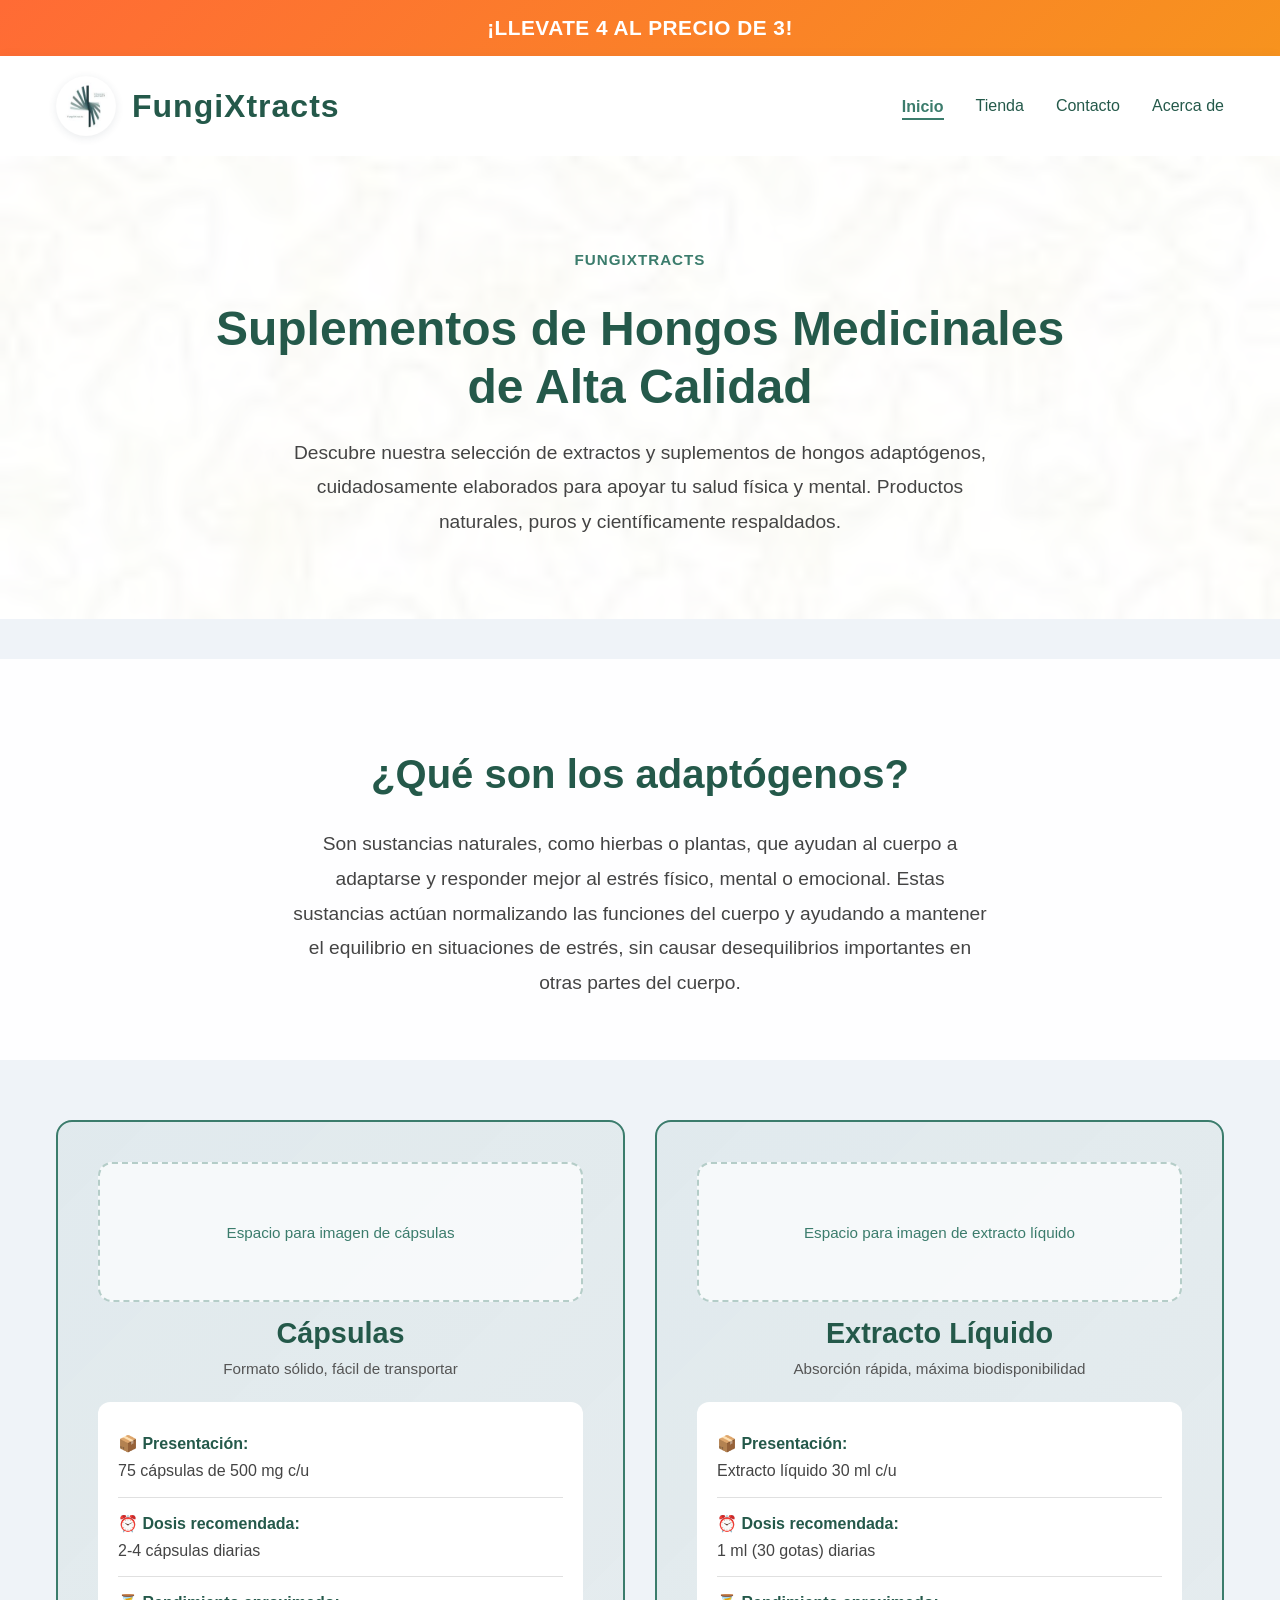
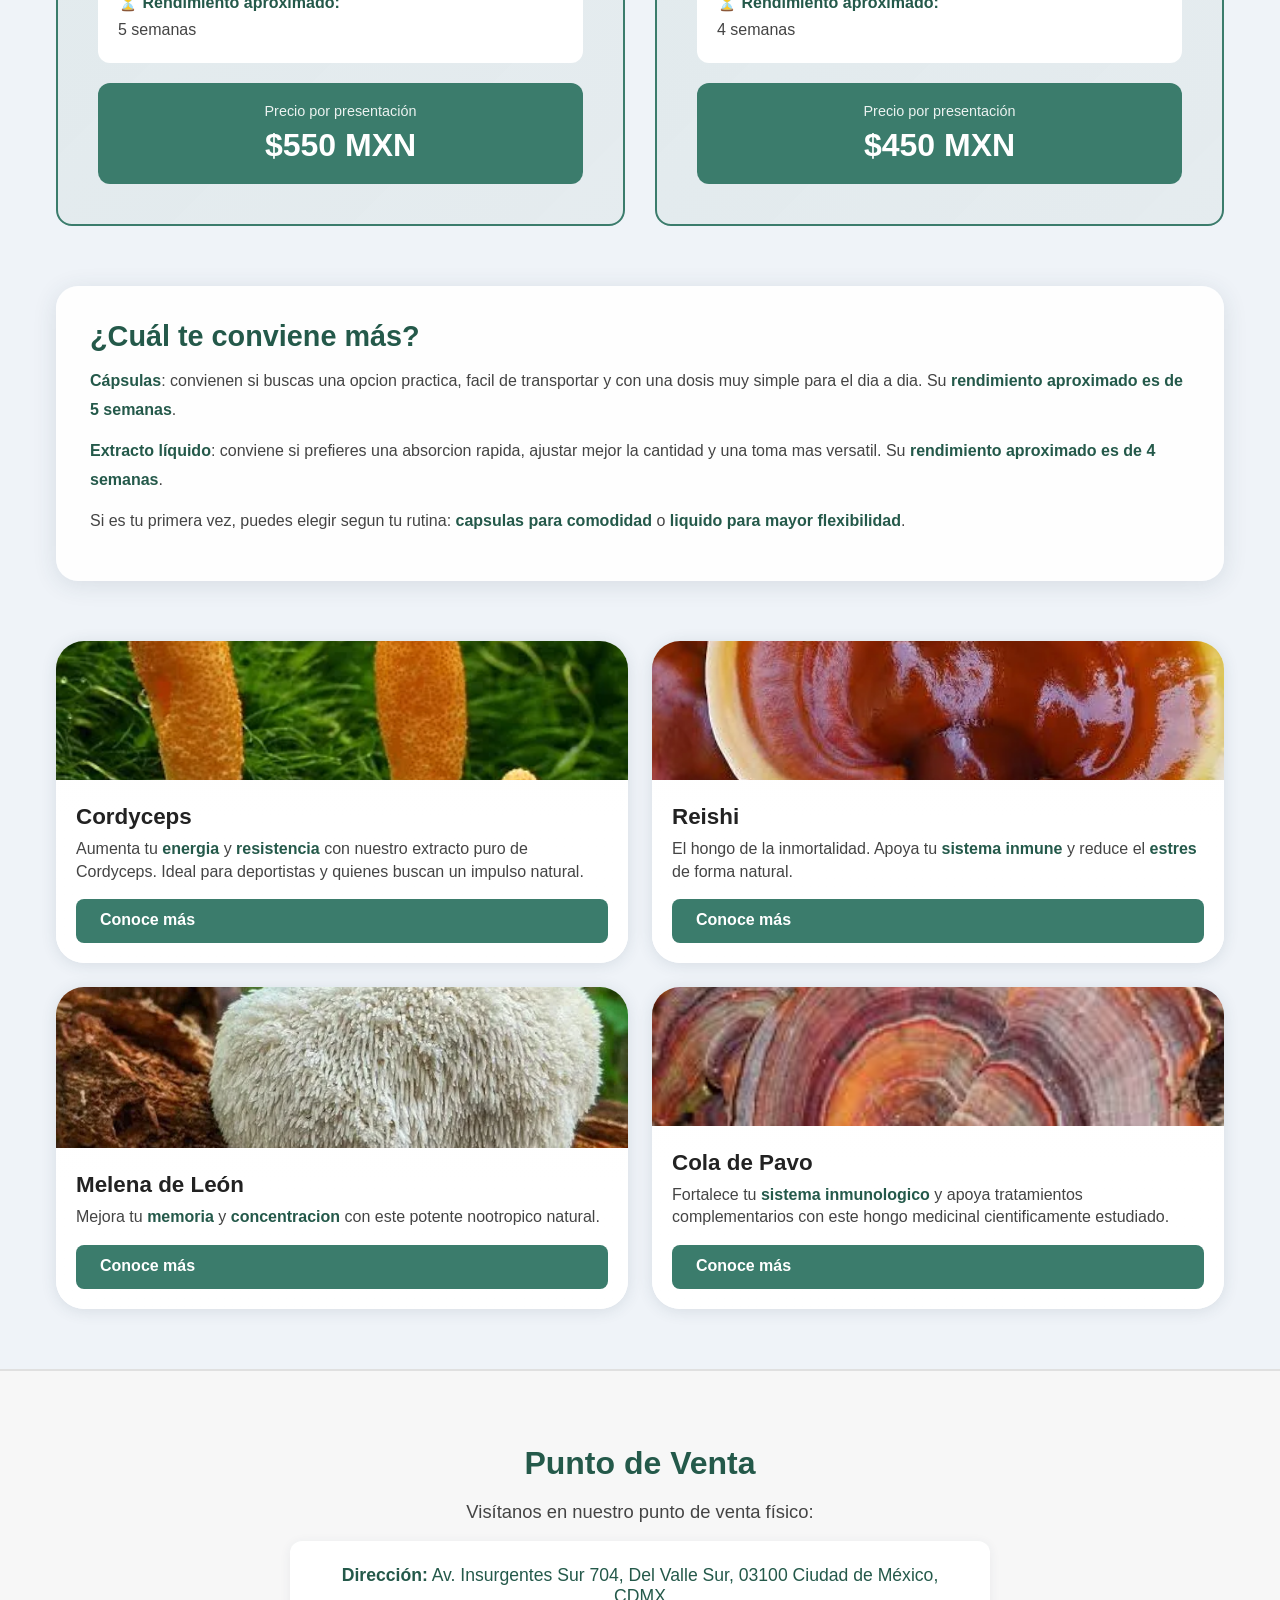
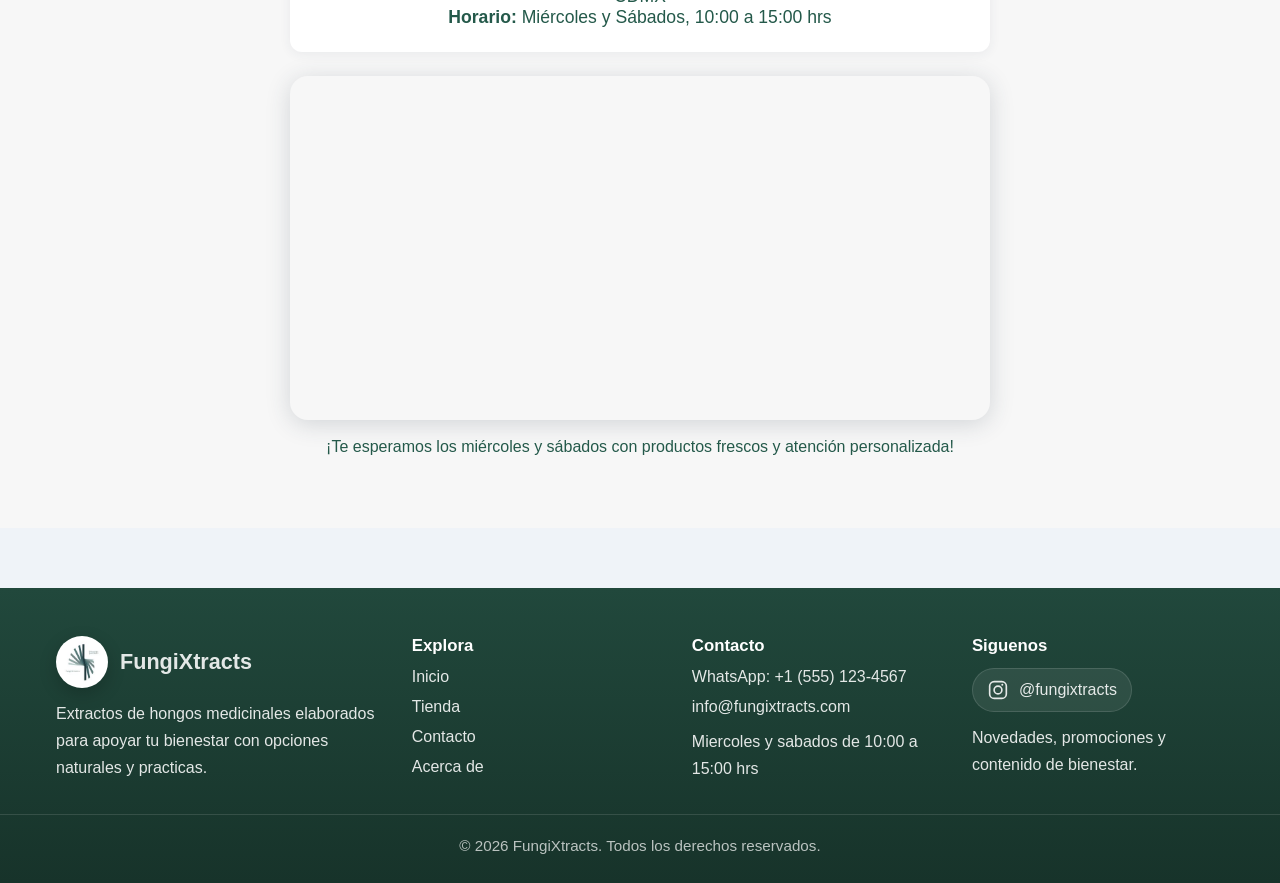
<file: CODIGOS - copia/index.html>
<!DOCTYPE html>
<html>
<head>
    <meta name="viewport" content="width=device-width, initial-scale=1.0">
    <title>FungiXtracts</title>
    <link rel="stylesheet" href="style.css">
</head>
<body>
    <div class="banner-promo">
        <p>¡Llevate 4 al precio de 3!</p>
    </div>
    <header class="intro-header">
        <div class="intro-container">
            <div style="display: flex; align-items: center; gap: 16px; flex: 1;">
                <img src="img/fungi.jpg" alt="FungiXtracts Logo" class="intro-logo">
                <a href="index.html" class="intro-title" style="text-decoration: none; color: #24594a; cursor: pointer;">FungiXtracts</a>
            </div>
            <nav class="nav-menu">
                <a href="index.html" class="active">Inicio</a>
                <a href="tienda.html">Tienda</a>
                <a href="contacto.html">Contacto</a>
                <a href="acerca-de.html">Acerca de</a>
            </nav>
        </div>
    </header>
    <div class="home-hero" style="background: linear-gradient(rgba(255,255,255,0.85), rgba(255,255,255,0.85)), url('img/image.png'); background-size: cover; background-position: center; padding: 80px 16px; text-align: center;">
        <div style="max-width: 900px; margin: 0 auto;">
            <p style="color: #3b7c6c; font-size: 0.95em; font-weight: 600; letter-spacing: 1px; margin-bottom: 20px; text-transform: uppercase;">FungiXtracts</p>
            <h1 class="home-hero__title" style="font-size: 3em; font-weight: bold; color: #24594a; margin-bottom: 20px; line-height: 1.2;">Suplementos de Hongos Medicinales de Alta Calidad</h1>
            <p class="home-hero__text" style="font-size: 1.2em; color: #444; max-width: 700px; margin: 0 auto; line-height: 1.8;">Descubre nuestra selección de extractos y suplementos de hongos adaptógenos, cuidadosamente elaborados para apoyar tu salud física y mental. Productos naturales, puros y científicamente respaldados.</p>
        </div>
    </div>

    <!-- Sección ¿Qué son los adaptógenos? -->
    <div style="background: rgba(255,255,255,0.95); padding: 60px 16px; margin: 40px 0;">
        <div style="max-width: 900px; margin: 0 auto; text-align: center;">
            <h2 style="font-size: 2.5em; color: #24594a; margin-bottom: 30px; font-weight: bold;">¿Qué son los adaptógenos?</h2>
            <p style="font-size: 1.2em; color: #444; line-height: 1.8; max-width: 700px; margin: 0 auto;">
                Son sustancias naturales, como hierbas o plantas, que ayudan al cuerpo a adaptarse y responder mejor al estrés físico, mental o emocional. Estas sustancias actúan normalizando las funciones del cuerpo y ayudando a mantener el equilibrio en situaciones de estrés, sin causar desequilibrios importantes en otras partes del cuerpo.
            </p>
        </div>
    </div>

    <!-- Sección Formatos y Precios -->
    <div style="max-width: 1200px; margin: 60px auto; padding: 0 16px;">
        <div class="home-formats-grid" style="display: grid; grid-template-columns: 1fr 1fr; gap: 30px; margin-bottom: 60px;">
            <!-- Cápsulas -->
            <div style="background: linear-gradient(135deg, rgba(59, 124, 108, 0.08) 0%, rgba(36, 89, 74, 0.05) 100%); border-radius: 16px; padding: 40px; border: 2px solid #3b7c6c;">
                <div style="text-align: center; margin-bottom: 25px;">
                    <div style="height: 140px; margin-bottom: 15px; border: 2px dashed rgba(59, 124, 108, 0.35); border-radius: 14px; display: flex; align-items: center; justify-content: center; background: rgba(255,255,255,0.7); color: #3b7c6c; font-size: 0.95em;">Espacio para imagen de cápsulas</div>
                    <h3 style="font-size: 1.8em; color: #24594a; margin: 0 0 10px 0; font-weight: bold;">Cápsulas</h3>
                    <p style="color: #555; font-size: 0.95em; margin: 0;">Formato sólido, fácil de transportar</p>
                </div>
                <div style="background: white; padding: 20px; border-radius: 12px; margin-bottom: 20px;">
                    <p style="margin: 8px 0; color: #444; line-height: 1.7;">
                        <strong style="color: #24594a;">📦 Presentación:</strong><br>
                        75 cápsulas de 500 mg c/u
                    </p>
                    <p style="margin: 12px 0; color: #444; line-height: 1.7; border-top: 1px solid #e0e0e0; padding-top: 12px;">
                        <strong style="color: #24594a;">⏰ Dosis recomendada:</strong><br>
                        2-4 cápsulas diarias
                    </p>
                    <p style="margin: 12px 0 0 0; color: #444; line-height: 1.7; border-top: 1px solid #e0e0e0; padding-top: 12px;">
                        <strong style="color: #24594a;">⏳ Rendimiento aproximado:</strong><br>
                        5 semanas
                    </p>
                </div>
                <div style="background: #3b7c6c; color: white; padding: 20px; border-radius: 12px; text-align: center;">
                    <p style="margin: 0 0 8px 0; font-size: 0.9em; opacity: 0.9;">Precio por presentación</p>
                    <p style="margin: 0; font-size: 2em; font-weight: bold;">$550 MXN</p>
                </div>
            </div>

            <!-- Extracto Líquido -->
            <div style="background: linear-gradient(135deg, rgba(59, 124, 108, 0.08) 0%, rgba(36, 89, 74, 0.05) 100%); border-radius: 16px; padding: 40px; border: 2px solid #3b7c6c;">
                <div style="text-align: center; margin-bottom: 25px;">
                    <div style="height: 140px; margin-bottom: 15px; border: 2px dashed rgba(59, 124, 108, 0.35); border-radius: 14px; display: flex; align-items: center; justify-content: center; background: rgba(255,255,255,0.7); color: #3b7c6c; font-size: 0.95em;">Espacio para imagen de extracto líquido</div>
                    <h3 style="font-size: 1.8em; color: #24594a; margin: 0 0 10px 0; font-weight: bold;">Extracto Líquido</h3>
                    <p style="color: #555; font-size: 0.95em; margin: 0;">Absorción rápida, máxima biodisponibilidad</p>
                </div>
                <div style="background: white; padding: 20px; border-radius: 12px; margin-bottom: 20px;">
                    <p style="margin: 8px 0; color: #444; line-height: 1.7;">
                        <strong style="color: #24594a;">📦 Presentación:</strong><br>
                        Extracto líquido 30 ml c/u
                    </p>
                    <p style="margin: 12px 0; color: #444; line-height: 1.7; border-top: 1px solid #e0e0e0; padding-top: 12px;">
                        <strong style="color: #24594a;">⏰ Dosis recomendada:</strong><br>
                        1 ml (30 gotas) diarias
                    </p>
                    <p style="margin: 12px 0 0 0; color: #444; line-height: 1.7; border-top: 1px solid #e0e0e0; padding-top: 12px;">
                        <strong style="color: #24594a;">⏳ Rendimiento aproximado:</strong><br>
                        4 semanas
                    </p>
                </div>
                <div style="background: #3b7c6c; color: white; padding: 20px; border-radius: 12px; text-align: center;">
                    <p style="margin: 0 0 8px 0; font-size: 0.9em; opacity: 0.9;">Precio por presentación</p>
                    <p style="margin: 0; font-size: 2em; font-weight: bold;">$450 MXN</p>
                </div>
            </div>
        </div>

        <div class="format-guide">
            <h3>¿Cuál te conviene más?</h3>
            <p><span class="brand-highlight">Cápsulas</span>: convienen si buscas una opcion practica, facil de transportar y con una dosis muy simple para el dia a dia. Su <span class="brand-highlight">rendimiento aproximado es de 5 semanas</span>.</p>
            <p><span class="brand-highlight">Extracto líquido</span>: conviene si prefieres una absorcion rapida, ajustar mejor la cantidad y una toma mas versatil. Su <span class="brand-highlight">rendimiento aproximado es de 4 semanas</span>.</p>
            <p>Si es tu primera vez, puedes elegir segun tu rutina: <span class="brand-highlight">capsulas para comodidad</span> o <span class="brand-highlight">liquido para mayor flexibilidad</span>.</p>
        </div>
    </div>

    <div class="main-grid">
        <div class="card">
            <img src="img/cordyceps.png" alt="Cordyceps Suplemento">
            <div class="card-content">
                <div class="card-title">Cordyceps</div>
                <div class="card-desc">Aumenta tu <span class="brand-highlight">energia</span> y <span class="brand-highlight">resistencia</span> con nuestro extracto puro de Cordyceps. Ideal para deportistas y quienes buscan un impulso natural.</div>
                <a class="card-btn" href="cordyceps.html">Conoce más</a>
            </div>
        </div>
        <div class="card">
            <img src="img/reishi.png" alt="Reishi Suplemento">
            <div class="card-content">
                <div class="card-title">Reishi</div>
                <div class="card-desc">El hongo de la inmortalidad. Apoya tu <span class="brand-highlight">sistema inmune</span> y reduce el <span class="brand-highlight">estres</span> de forma natural.</div>
                <a class="card-btn" href="reishi.html">Conoce más</a>
            </div>
        </div>
        <div class="card">
            <img src="img/melena-leon.png" alt="Melena de León Suplemento">
            <div class="card-content">
                <div class="card-title">Melena de León</div>
                <div class="card-desc">Mejora tu <span class="brand-highlight">memoria</span> y <span class="brand-highlight">concentracion</span> con este potente nootropico natural.</div>
                <a class="card-btn" href="melena-leon.html">Conoce más</a>
            </div>
        </div>
        <div class="card">
            <img src="img/cola-de-pavo.png" alt="Cola de Pavo Suplemento">
            <div class="card-content">
                <div class="card-title">Cola de Pavo</div>
                <div class="card-desc">Fortalece tu <span class="brand-highlight">sistema inmunologico</span> y apoya tratamientos complementarios con este hongo medicinal cientificamente estudiado.</div>
                <a class="card-btn" href="coladepavo.html">Conoce más</a>
            </div>
        </div>
    </div>
    <!-- Punto de Venta -->
    <section id="punto-venta" class="home-sale-section" style="background: #f7f7f7; padding: 48px 16px 56px 16px; margin-top: 60px; border-top: 2px solid #e0e0e0;">
        <div style="max-width: 700px; margin: 0 auto; text-align: center;">
            <h2 style="color: #24594a; font-size: 2em; margin-bottom: 18px; font-weight: bold;">Punto de Venta</h2>
            <p style="font-size: 1.15em; color: #444; margin-bottom: 18px;">Visítanos en nuestro punto de venta físico:</p>
            <div id="ubicacion-punto-venta" style="background: white; border-radius: 12px; padding: 24px; color: #24594a; font-size: 1.1em; box-shadow: 0 2px 12px rgba(44,62,80,0.07); margin-bottom: 12px;">
                <strong>Dirección:</strong> <span>Av. Insurgentes Sur 704, Del Valle Sur, 03100 Ciudad de México, CDMX</span><br>
                <strong>Horario:</strong> <span>Miércoles y Sábados, 10:00 a 15:00 hrs</span>
            </div>
            <div style="border-radius: 18px; overflow: hidden; box-shadow: 0 4px 24px rgba(44, 62, 80, 0.18); margin: 24px 0 0 0;">
                <iframe
                    src="https://www.google.com/maps?q=Av.+Insurgentes+Sur+704,+Del+Valle+Sur,+03100+Ciudad+de+México,+CDMX&output=embed"
                    width="100%" height="340" style="border:0; min-width:280px;"
                    allowfullscreen=""
                    loading="lazy"
                    referrerpolicy="no-referrer-when-downgrade"></iframe>
            </div>
            <p style="color: #24594a; font-size: 1em; margin-top: 18px;">¡Te esperamos los miércoles y sábados con productos frescos y atención personalizada!</p>
        </div>
    </section>

    <footer class="site-footer">
        <div class="site-footer__inner">
            <div class="site-footer__brand">
                <a href="index.html" class="site-footer__logo-link">
                    <img src="img/fungi.jpg" alt="FungiXtracts Logo" class="site-footer__logo">
                    <span>FungiXtracts</span>
                </a>
                <p>Extractos de hongos medicinales elaborados para apoyar tu bienestar con opciones naturales y practicas.</p>
            </div>
            <div class="site-footer__column">
                <h3>Explora</h3>
                <a href="index.html">Inicio</a>
                <a href="tienda.html">Tienda</a>
                <a href="contacto.html">Contacto</a>
                <a href="acerca-de.html">Acerca de</a>
            </div>
            <div class="site-footer__column">
                <h3>Contacto</h3>
                <a href="https://wa.me/15551234567?text=Hola%20FungiXtracts%2C%20quiero%20mas%20informacion" target="_blank" rel="noopener noreferrer">WhatsApp: +1 (555) 123-4567</a>
                <a href="mailto:info@fungixtracts.com">info@fungixtracts.com</a>
                <p>Miercoles y sabados de 10:00 a 15:00 hrs</p>
            </div>
            <div class="site-footer__column">
                <h3>Siguenos</h3>
                <a href="https://www.instagram.com/fungixtracts/" target="_blank" rel="noopener noreferrer" class="site-footer__social-link" aria-label="Instagram de FungiXtracts">
                    <svg class="site-footer__social-icon" viewBox="0 0 24 24" aria-hidden="true">
                        <path d="M7.75 2h8.5A5.75 5.75 0 0 1 22 7.75v8.5A5.75 5.75 0 0 1 16.25 22h-8.5A5.75 5.75 0 0 1 2 16.25v-8.5A5.75 5.75 0 0 1 7.75 2Zm0 1.8A3.95 3.95 0 0 0 3.8 7.75v8.5a3.95 3.95 0 0 0 3.95 3.95h8.5a3.95 3.95 0 0 0 3.95-3.95v-8.5a3.95 3.95 0 0 0-3.95-3.95Zm8.95 1.35a1.1 1.1 0 1 1 0 2.2 1.1 1.1 0 0 1 0-2.2ZM12 6.85A5.15 5.15 0 1 1 6.85 12 5.16 5.16 0 0 1 12 6.85Zm0 1.8A3.35 3.35 0 1 0 15.35 12 3.35 3.35 0 0 0 12 8.65Z"/>
                    </svg>
                    <span>@fungixtracts</span>
                </a>
                <p>Novedades, promociones y contenido de bienestar.</p>
            </div>
        </div>
        <div class="site-footer__bottom">
            <p>&copy; 2026 FungiXtracts. Todos los derechos reservados.</p>
        </div>
    </footer>
</body>
</html>
</file>
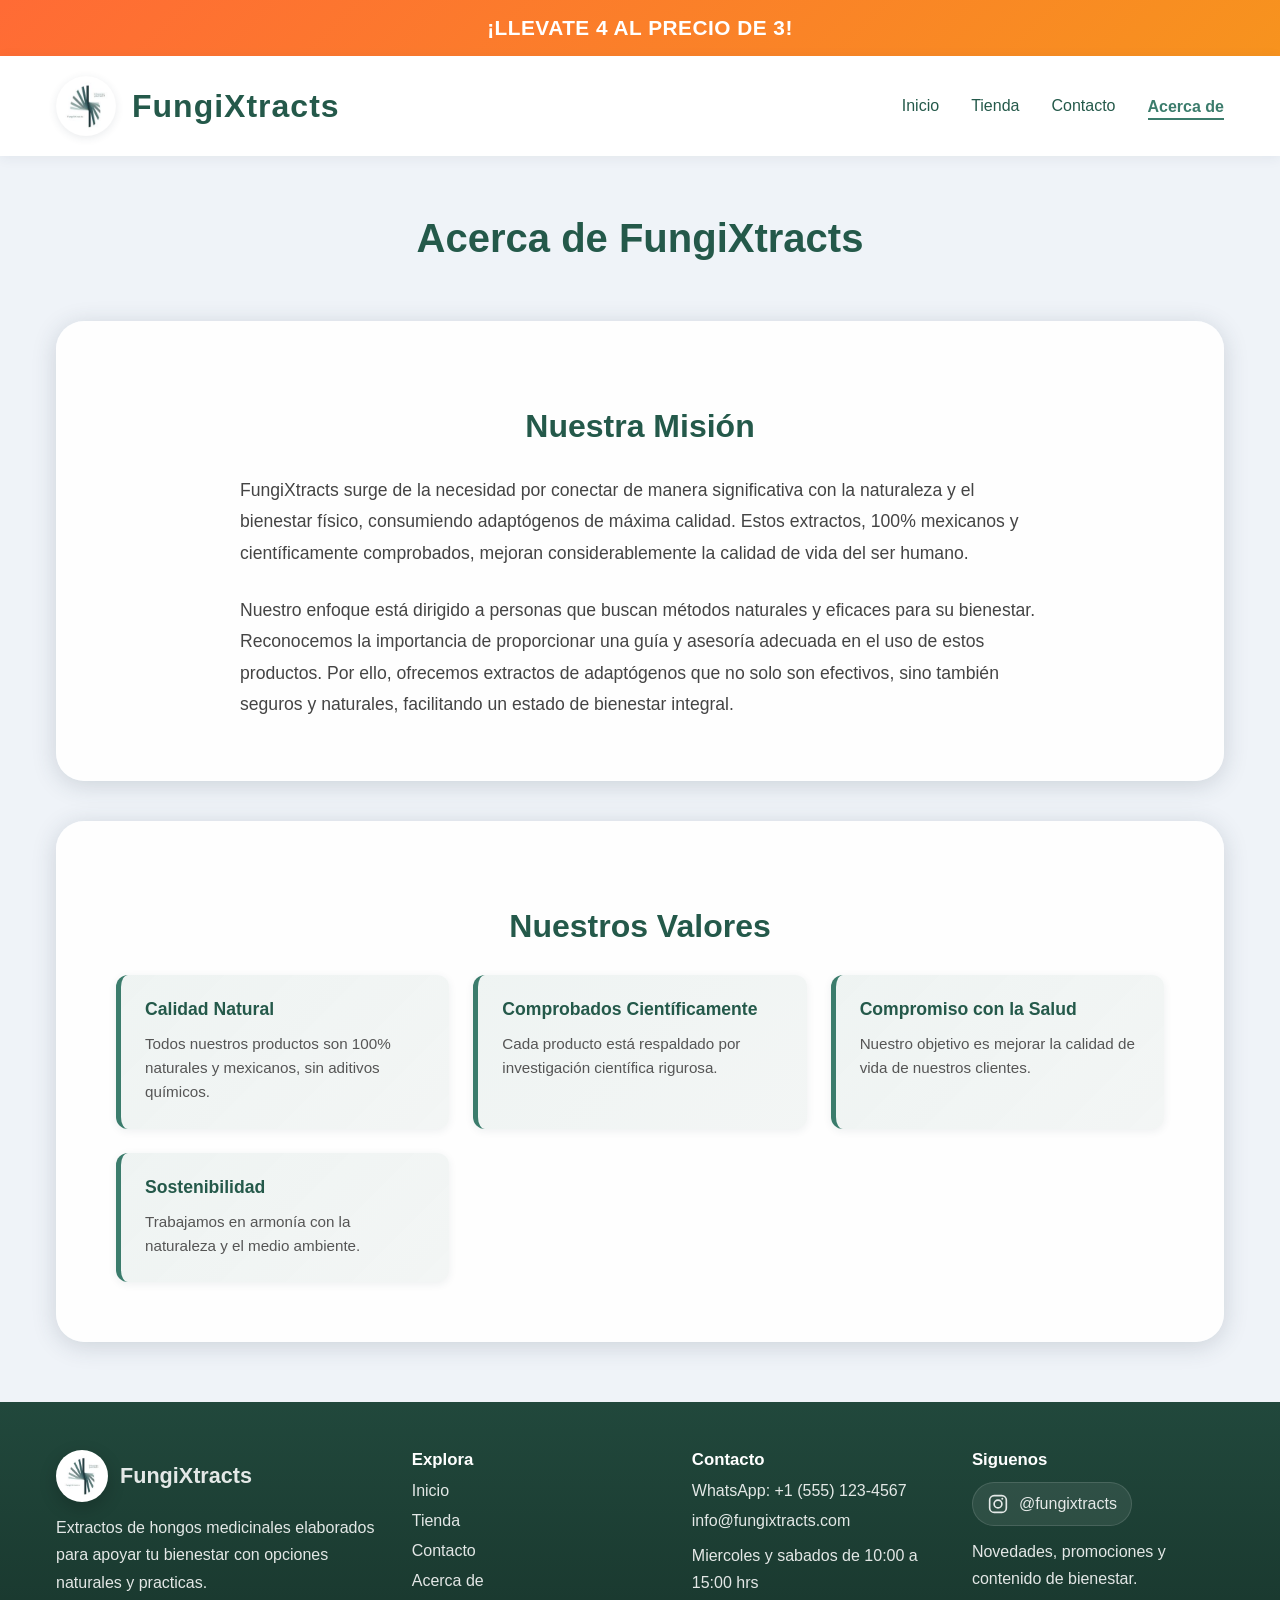
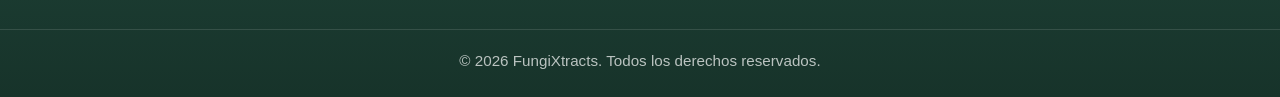
<file: CODIGOS - copia/acerca-de.html>
<!DOCTYPE html>
<html>
<head>
    <meta name="viewport" content="width=device-width, initial-scale=1.0">
    <title>Acerca de - FungiXtracts</title>
    <link rel="stylesheet" href="style.css">
</head>
<body>
    <div class="banner-promo">
        <p>¡Llevate 4 al precio de 3!</p>
    </div>
    <header class="intro-header">
        <div class="intro-container">
            <div style="display: flex; align-items: center; gap: 16px; flex: 1;">
                <img src="img/fungi.jpg" alt="FungiXtracts Logo" class="intro-logo">
                <a href="index.html" class="intro-title" style="text-decoration: none; color: #24594a; cursor: pointer;">FungiXtracts</a>
            </div>
            <nav class="nav-menu">
                <a href="index.html">Inicio</a>
                <a href="tienda.html">Tienda</a>
                <a href="contacto.html">Contacto</a>
                <a href="acerca-de.html" class="active">Acerca de</a>
            </nav>
        </div>
    </header>

    <div style="max-width: 1200px; margin: 60px auto; padding: 0 16px;">
        <div style="text-align: center; margin-bottom: 60px;">
            <h1 style="font-size: 2.5em; color: #24594a; margin-bottom: 20px;">Acerca de FungiXtracts</h1>
        </div>

        <div style="background: rgba(255,255,255,0.93); border-radius: 28px; box-shadow: 0 4px 24px rgba(44, 62, 80, 0.18); padding: 60px; margin-bottom: 40px;">
            <div style="max-width: 800px; margin: 0 auto;">
                <h2 style="font-size: 2em; color: #24594a; margin-bottom: 30px; text-align: center;">Nuestra Misión</h2>
                
                <p style="font-size: 1.1em; color: #444; line-height: 1.8; margin-bottom: 25px;">
                    FungiXtracts surge de la necesidad por conectar de manera significativa con la naturaleza y el bienestar físico, consumiendo adaptógenos de máxima calidad. Estos extractos, 100% mexicanos y científicamente comprobados, mejoran considerablemente la calidad de vida del ser humano.
                </p>

                <p style="font-size: 1.1em; color: #444; line-height: 1.8; margin-bottom: 0;">
                    Nuestro enfoque está dirigido a personas que buscan métodos naturales y eficaces para su bienestar. Reconocemos la importancia de proporcionar una guía y asesoría adecuada en el uso de estos productos. Por ello, ofrecemos extractos de adaptógenos que no solo son efectivos, sino también seguros y naturales, facilitando un estado de bienestar integral.
                </p>
            </div>
        </div>

        <div style="background: rgba(255,255,255,0.93); border-radius: 28px; box-shadow: 0 4px 24px rgba(44, 62, 80, 0.18); padding: 60px; margin-bottom: 40px;">
            <h2 style="font-size: 2em; color: #24594a; margin-bottom: 30px; text-align: center;">Nuestros Valores</h2>
            
            <div class="benefits-grid" style="margin-top: 30px;">
                <div class="benefit-card">
                    <h3>Calidad Natural</h3>
                    <p>Todos nuestros productos son 100% naturales y mexicanos, sin aditivos químicos.</p>
                </div>
                <div class="benefit-card">
                    <h3>Comprobados Científicamente</h3>
                    <p>Cada producto está respaldado por investigación científica rigurosa.</p>
                </div>
                <div class="benefit-card">
                    <h3>Compromiso con la Salud</h3>
                    <p>Nuestro objetivo es mejorar la calidad de vida de nuestros clientes.</p>
                </div>
                <div class="benefit-card">
                    <h3>Sostenibilidad</h3>
                    <p>Trabajamos en armonía con la naturaleza y el medio ambiente.</p>
                </div>
            </div>
        </div>
    </div>

    <footer class="site-footer">
        <div class="site-footer__inner">
            <div class="site-footer__brand">
                <a href="index.html" class="site-footer__logo-link">
                    <img src="img/fungi.jpg" alt="FungiXtracts Logo" class="site-footer__logo">
                    <span>FungiXtracts</span>
                </a>
                <p>Extractos de hongos medicinales elaborados para apoyar tu bienestar con opciones naturales y practicas.</p>
            </div>
            <div class="site-footer__column">
                <h3>Explora</h3>
                <a href="index.html">Inicio</a>
                <a href="tienda.html">Tienda</a>
                <a href="contacto.html">Contacto</a>
                <a href="acerca-de.html">Acerca de</a>
            </div>
            <div class="site-footer__column">
                <h3>Contacto</h3>
                <a href="https://wa.me/15551234567?text=Hola%20FungiXtracts%2C%20quiero%20mas%20informacion" target="_blank" rel="noopener noreferrer">WhatsApp: +1 (555) 123-4567</a>
                <a href="mailto:info@fungixtracts.com">info@fungixtracts.com</a>
                <p>Miercoles y sabados de 10:00 a 15:00 hrs</p>
            </div>
            <div class="site-footer__column">
                <h3>Siguenos</h3>
                <a href="https://www.instagram.com/fungixtracts/" target="_blank" rel="noopener noreferrer" class="site-footer__social-link" aria-label="Instagram de FungiXtracts">
                    <svg class="site-footer__social-icon" viewBox="0 0 24 24" aria-hidden="true">
                        <path d="M7.75 2h8.5A5.75 5.75 0 0 1 22 7.75v8.5A5.75 5.75 0 0 1 16.25 22h-8.5A5.75 5.75 0 0 1 2 16.25v-8.5A5.75 5.75 0 0 1 7.75 2Zm0 1.8A3.95 3.95 0 0 0 3.8 7.75v8.5a3.95 3.95 0 0 0 3.95 3.95h8.5a3.95 3.95 0 0 0 3.95-3.95v-8.5a3.95 3.95 0 0 0-3.95-3.95Zm8.95 1.35a1.1 1.1 0 1 1 0 2.2 1.1 1.1 0 0 1 0-2.2ZM12 6.85A5.15 5.15 0 1 1 6.85 12 5.16 5.16 0 0 1 12 6.85Zm0 1.8A3.35 3.35 0 1 0 15.35 12 3.35 3.35 0 0 0 12 8.65Z"/>
                    </svg>
                    <span>@fungixtracts</span>
                </a>
                <p>Novedades, promociones y contenido de bienestar.</p>
            </div>
        </div>
        <div class="site-footer__bottom">
            <p>&copy; 2026 FungiXtracts. Todos los derechos reservados.</p>
        </div>
    </footer>
</body>
</html>
</file>
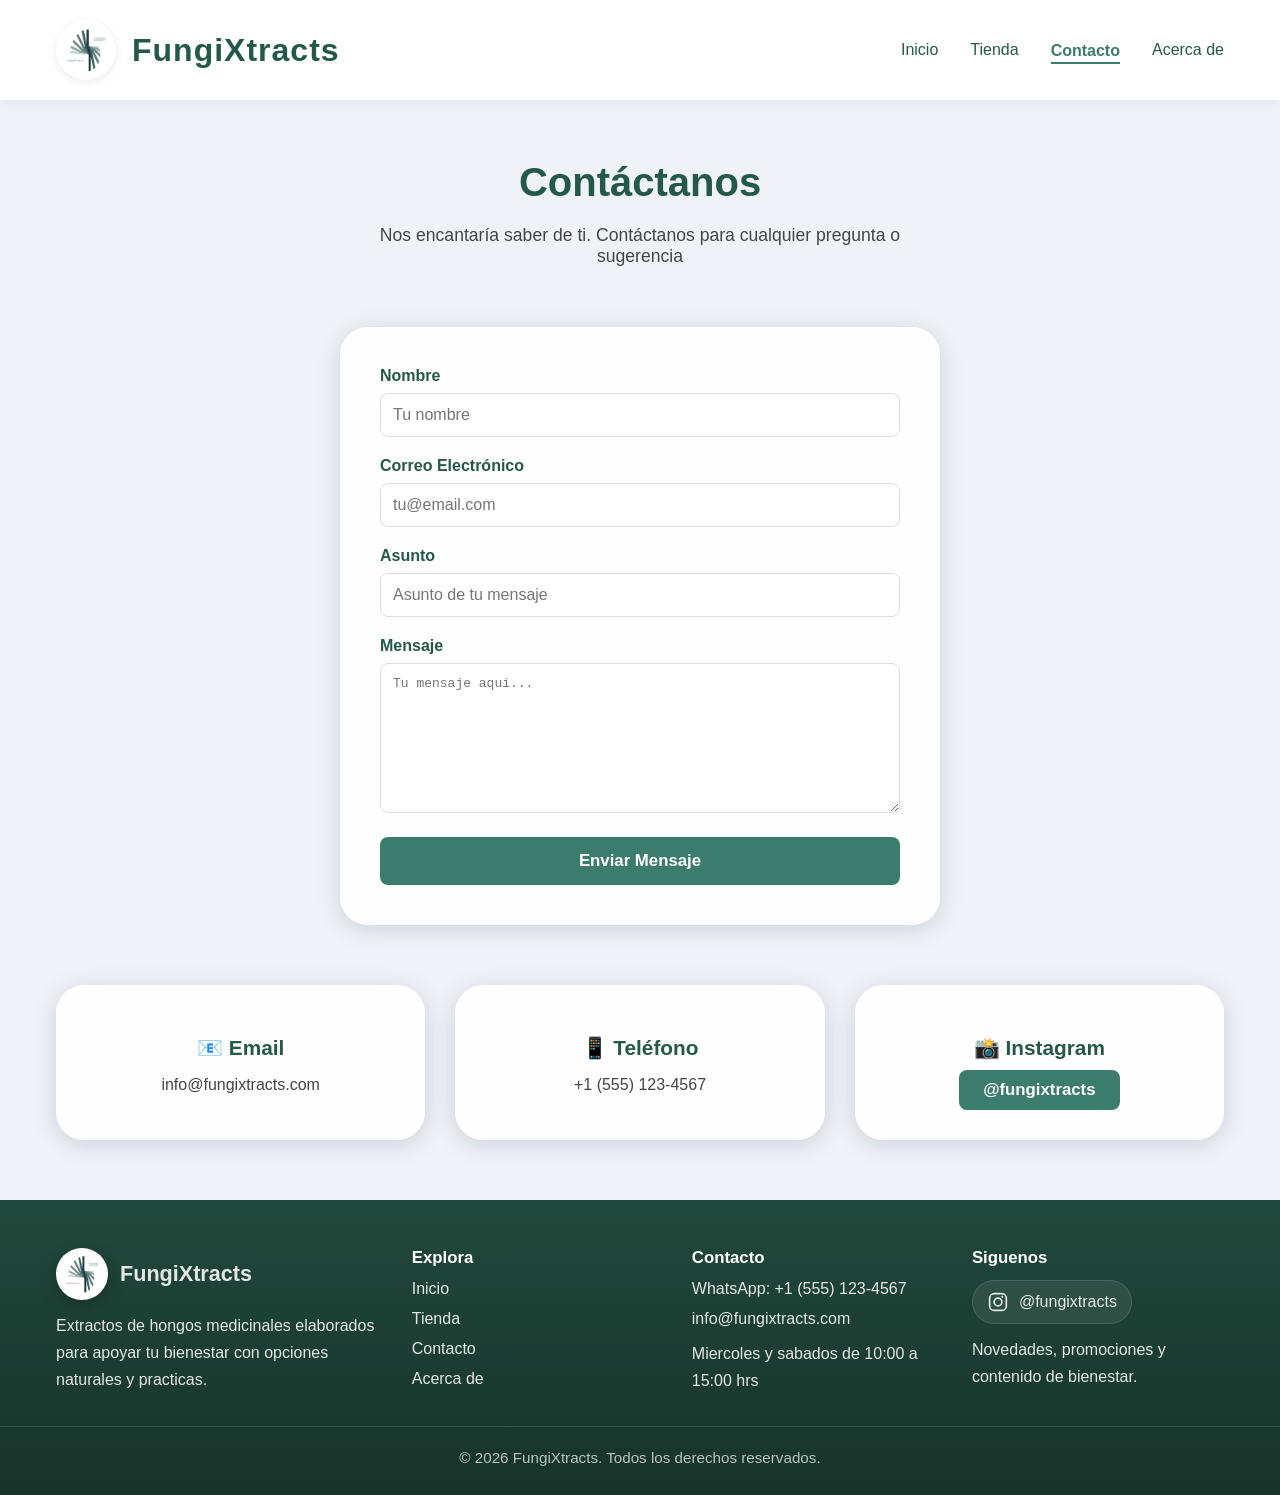
<file: CODIGOS - copia/contacto.html>
<!DOCTYPE html>
<html>
<head>
    <meta name="viewport" content="width=device-width, initial-scale=1.0">
    <title>Contacto - FungiXtracts</title>
    <link rel="stylesheet" href="style.css">
</head>
<body>
    <header class="intro-header">
        <div class="intro-container">
            <div style="display: flex; align-items: center; gap: 16px; flex: 1;">
                <img src="img/fungi.jpg" alt="FungiXtracts Logo" class="intro-logo">
                <a href="index.html" class="intro-title" style="text-decoration: none; color: #24594a; cursor: pointer;">FungiXtracts</a>
            </div>
            <nav class="nav-menu">
                <a href="index.html">Inicio</a>
                <a href="tienda.html">Tienda</a>
                <a href="contacto.html" class="active">Contacto</a>
                <a href="acerca-de.html">Acerca de</a>
            </nav>
        </div>
    </header>

    <div style="max-width: 1200px; margin: 60px auto; padding: 0 16px;">
        <div style="text-align: center; margin-bottom: 60px;">
            <h1 style="font-size: 2.5em; color: #24594a; margin-bottom: 20px;">Contáctanos</h1>
            <p style="font-size: 1.1em; color: #444; max-width: 600px; margin: 0 auto;">
                Nos encantaría saber de ti. Contáctanos para cualquier pregunta o sugerencia
            </p>
        </div>

        <div style="background: rgba(255,255,255,0.93); border-radius: 28px; box-shadow: 0 4px 24px rgba(44, 62, 80, 0.18); padding: 40px; max-width: 600px; margin: 0 auto;">
            <form style="display: flex; flex-direction: column; gap: 20px;">
                <div>
                    <label style="display: block; margin-bottom: 8px; color: #24594a; font-weight: 600;">Nombre</label>
                    <input type="text" placeholder="Tu nombre" style="width: 100%; padding: 12px; border: 1px solid #ddd; border-radius: 8px; font-size: 1em; box-sizing: border-box;">
                </div>
                <div>
                    <label style="display: block; margin-bottom: 8px; color: #24594a; font-weight: 600;">Correo Electrónico</label>
                    <input type="email" placeholder="tu@email.com" style="width: 100%; padding: 12px; border: 1px solid #ddd; border-radius: 8px; font-size: 1em; box-sizing: border-box;">
                </div>
                <div>
                    <label style="display: block; margin-bottom: 8px; color: #24594a; font-weight: 600;">Asunto</label>
                    <input type="text" placeholder="Asunto de tu mensaje" style="width: 100%; padding: 12px; border: 1px solid #ddd; border-radius: 8px; font-size: 1em; box-sizing: border-box;">
                </div>
                <div>
                    <label style="display: block; margin-bottom: 8px; color: #24594a; font-weight: 600;">Mensaje</label>
                    <textarea placeholder="Tu mensaje aquí..." style="width: 100%; padding: 12px; border: 1px solid #ddd; border-radius: 8px; font-size: 1em; min-height: 150px; box-sizing: border-box;"></textarea>
                </div>
                <button type="submit" class="card-btn" style="width: 100%; padding: 14px; font-size: 1.05em;">Enviar Mensaje</button>
            </form>
        </div>

        <div style="display: grid; grid-template-columns: repeat(auto-fit, minmax(250px, 1fr)); gap: 30px; margin-top: 60px;">
            <div style="background: rgba(255,255,255,0.93); border-radius: 28px; padding: 30px; text-align: center; box-shadow: 0 4px 24px rgba(44, 62, 80, 0.18);">
                <h3 style="color: #24594a; font-size: 1.3em; margin-bottom: 10px;">📧 Email</h3>
                <p style="color: #444;">info@fungixtracts.com</p>
            </div>
            <div style="background: rgba(255,255,255,0.93); border-radius: 28px; padding: 30px; text-align: center; box-shadow: 0 4px 24px rgba(44, 62, 80, 0.18);">
                <h3 style="color: #24594a; font-size: 1.3em; margin-bottom: 10px;">📱 Teléfono</h3>
                <p style="color: #444;">+1 (555) 123-4567</p>
            </div>
            <div style="background: rgba(255,255,255,0.93); border-radius: 28px; padding: 30px; text-align: center; box-shadow: 0 4px 24px rgba(44, 62, 80, 0.18);">
                <h3 style="color: #24594a; font-size: 1.3em; margin-bottom: 10px;">📸 Instagram</h3>
                <a href="https://www.instagram.com/fungixtracts/" target="_blank" style="display: inline-block; background: #3b7c6c; color: white; padding: 10px 24px; border-radius: 8px; font-size: 1.05em; text-decoration: none; font-weight: bold;">@fungixtracts</a>
            </div>
        </div>
    </div>

    <footer class="site-footer">
        <div class="site-footer__inner">
            <div class="site-footer__brand">
                <a href="index.html" class="site-footer__logo-link">
                    <img src="img/fungi.jpg" alt="FungiXtracts Logo" class="site-footer__logo">
                    <span>FungiXtracts</span>
                </a>
                <p>Extractos de hongos medicinales elaborados para apoyar tu bienestar con opciones naturales y practicas.</p>
            </div>
            <div class="site-footer__column">
                <h3>Explora</h3>
                <a href="index.html">Inicio</a>
                <a href="tienda.html">Tienda</a>
                <a href="contacto.html">Contacto</a>
                <a href="acerca-de.html">Acerca de</a>
            </div>
            <div class="site-footer__column">
                <h3>Contacto</h3>
                <a href="https://wa.me/15551234567?text=Hola%20FungiXtracts%2C%20quiero%20mas%20informacion" target="_blank" rel="noopener noreferrer">WhatsApp: +1 (555) 123-4567</a>
                <a href="mailto:info@fungixtracts.com">info@fungixtracts.com</a>
                <p>Miercoles y sabados de 10:00 a 15:00 hrs</p>
            </div>
            <div class="site-footer__column">
                <h3>Siguenos</h3>
                <a href="https://www.instagram.com/fungixtracts/" target="_blank" rel="noopener noreferrer" class="site-footer__social-link" aria-label="Instagram de FungiXtracts">
                    <svg class="site-footer__social-icon" viewBox="0 0 24 24" aria-hidden="true">
                        <path d="M7.75 2h8.5A5.75 5.75 0 0 1 22 7.75v8.5A5.75 5.75 0 0 1 16.25 22h-8.5A5.75 5.75 0 0 1 2 16.25v-8.5A5.75 5.75 0 0 1 7.75 2Zm0 1.8A3.95 3.95 0 0 0 3.8 7.75v8.5a3.95 3.95 0 0 0 3.95 3.95h8.5a3.95 3.95 0 0 0 3.95-3.95v-8.5a3.95 3.95 0 0 0-3.95-3.95Zm8.95 1.35a1.1 1.1 0 1 1 0 2.2 1.1 1.1 0 0 1 0-2.2ZM12 6.85A5.15 5.15 0 1 1 6.85 12 5.16 5.16 0 0 1 12 6.85Zm0 1.8A3.35 3.35 0 1 0 15.35 12 3.35 3.35 0 0 0 12 8.65Z"/>
                    </svg>
                    <span>@fungixtracts</span>
                </a>
                <p>Novedades, promociones y contenido de bienestar.</p>
            </div>
        </div>
        <div class="site-footer__bottom">
            <p>&copy; 2026 FungiXtracts. Todos los derechos reservados.</p>
        </div>
    </footer>
</body>
</html>
</file>
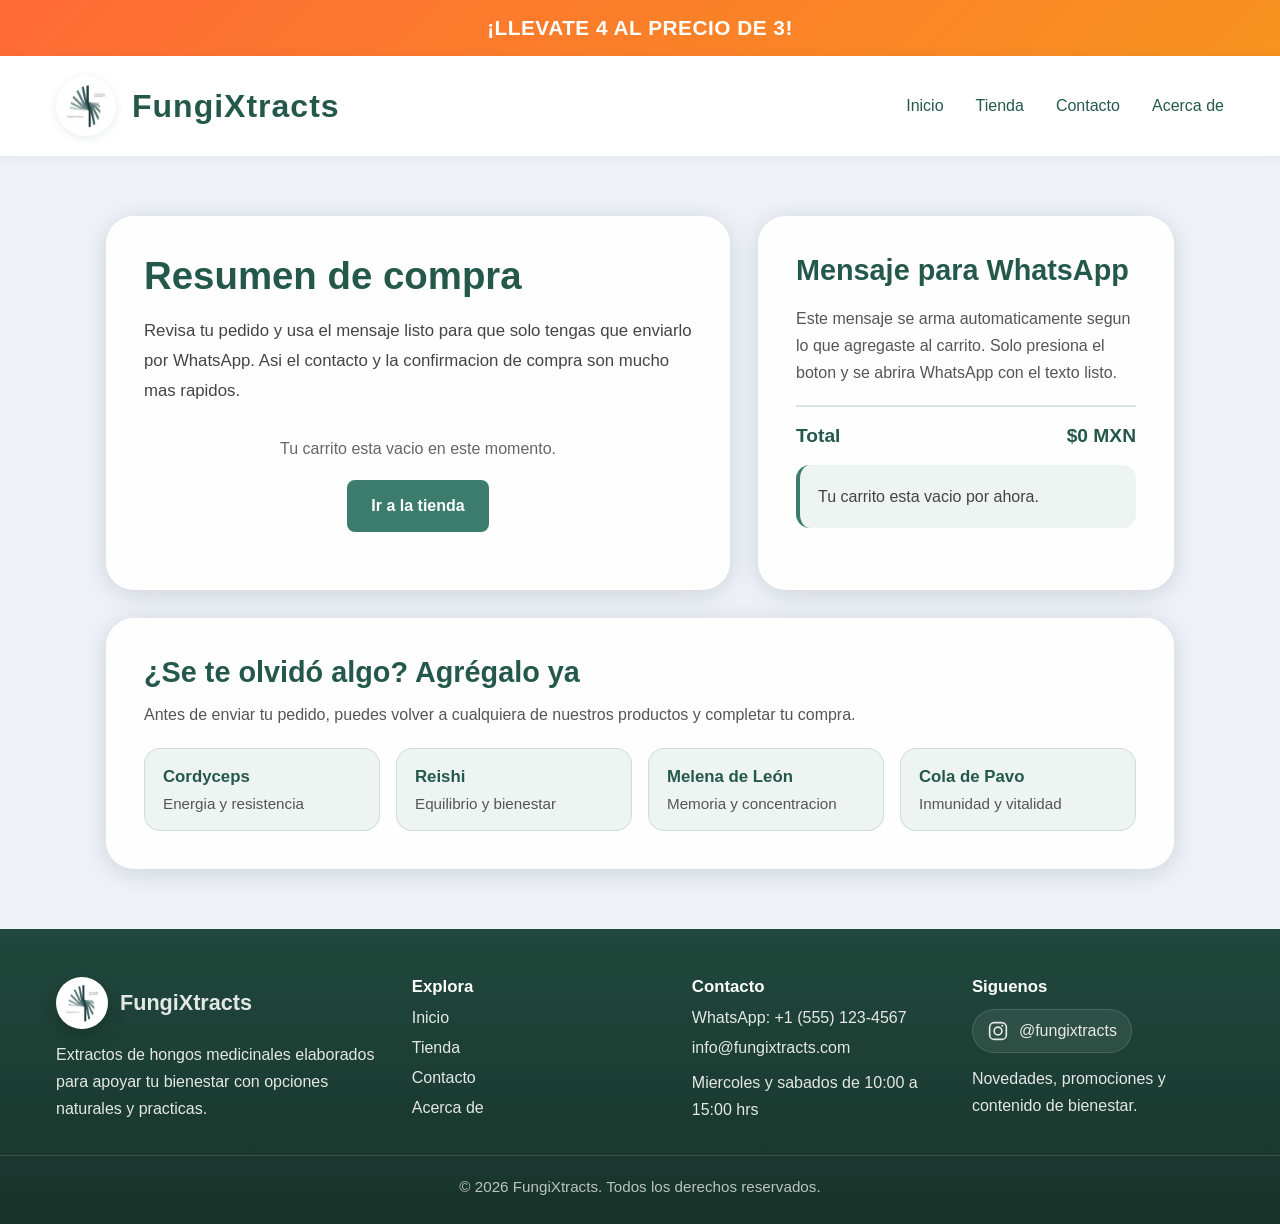
<file: CODIGOS - copia/tienda-capsulas.html>
<!DOCTYPE html>
<html>
<head>
	<meta name="viewport" content="width=device-width, initial-scale=1.0">
	<title>Compra - FungiXtracts</title>
	<link rel="stylesheet" href="style.css">
</head>
<body>
	<div class="banner-promo">
		<p>¡Llevate 4 al precio de 3!</p>
	</div>
	<header class="intro-header">
		<div class="intro-container">
			<div style="display: flex; align-items: center; gap: 16px; flex: 1;">
				<img src="img/fungi.jpg" alt="FungiXtracts Logo" class="intro-logo">
				<a href="index.html" class="intro-title" style="text-decoration: none; color: #24594a; cursor: pointer;">FungiXtracts</a>
			</div>
			<nav class="nav-menu">
				<a href="index.html">Inicio</a>
				<a href="tienda.html">Tienda</a>
				<a href="contacto.html">Contacto</a>
				<a href="acerca-de.html">Acerca de</a>
			</nav>
		</div>
	</header>

	<div class="checkout-shell">
		<div class="checkout-grid">
			<div class="checkout-card">
				<h1 style="font-size: 2.4em; margin-bottom: 18px;">Resumen de compra</h1>
				<p style="font-size: 1.05em; color: #444; line-height: 1.8; margin-top: 0;">Revisa tu pedido y usa el mensaje listo para que solo tengas que enviarlo por WhatsApp. Asi el contacto y la confirmacion de compra son mucho mas rapidos.</p>
				<div id="checkout-empty" class="checkout-empty" style="display: none; margin-top: 28px;">
					<p>Tu carrito esta vacio en este momento.</p>
					<a href="tienda.html" class="card-btn">Ir a la tienda</a>
				</div>
				<div id="checkout-resumen"></div>
			</div>

			<div class="checkout-card">
				<h2 style="font-size: 1.8em; margin-bottom: 18px;">Mensaje para WhatsApp</h2>
				<p style="font-size: 1em; color: #555; line-height: 1.7;">Este mensaje se arma automaticamente segun lo que agregaste al carrito. Solo presiona el boton y se abrira WhatsApp con el texto listo.</p>
				<div class="checkout-total">
					<span>Total</span>
					<span id="checkout-total">$0 MXN</span>
				</div>
				<div id="checkout-mensaje" class="checkout-message"></div>
				<a id="checkout-whatsapp-btn" class="whatsapp-btn" href="https://wa.me/15551234567" target="_blank" rel="noopener noreferrer" style="display: none;">Escribenos por WhatsApp con este pedido</a>
			</div>
		</div>

		<div class="checkout-card" style="margin-top: 28px;">
			<h2 style="font-size: 1.8em; margin-bottom: 12px;">¿Se te olvidó algo? Agrégalo ya</h2>
			<p style="font-size: 1em; color: #555; line-height: 1.7; margin-top: 0;">Antes de enviar tu pedido, puedes volver a cualquiera de nuestros productos y completar tu compra.</p>
			<div class="checkout-suggestion-grid">
				<a href="cordyceps.html" class="checkout-suggestion-card">
					<strong>Cordyceps</strong>
					<span>Energia y resistencia</span>
				</a>
				<a href="reishi.html" class="checkout-suggestion-card">
					<strong>Reishi</strong>
					<span>Equilibrio y bienestar</span>
				</a>
				<a href="melena-leon.html" class="checkout-suggestion-card">
					<strong>Melena de León</strong>
					<span>Memoria y concentracion</span>
				</a>
				<a href="coladepavo.html" class="checkout-suggestion-card">
					<strong>Cola de Pavo</strong>
					<span>Inmunidad y vitalidad</span>
				</a>
			</div>
		</div>
	</div>

	<footer class="site-footer">
		<div class="site-footer__inner">
			<div class="site-footer__brand">
				<a href="index.html" class="site-footer__logo-link">
					<img src="img/fungi.jpg" alt="FungiXtracts Logo" class="site-footer__logo">
					<span>FungiXtracts</span>
				</a>
				<p>Extractos de hongos medicinales elaborados para apoyar tu bienestar con opciones naturales y practicas.</p>
			</div>
			<div class="site-footer__column">
				<h3>Explora</h3>
				<a href="index.html">Inicio</a>
				<a href="tienda.html">Tienda</a>
				<a href="contacto.html">Contacto</a>
				<a href="acerca-de.html">Acerca de</a>
			</div>
			<div class="site-footer__column">
				<h3>Contacto</h3>
				<a href="https://wa.me/15551234567?text=Hola%20FungiXtracts%2C%20quiero%20mas%20informacion" target="_blank" rel="noopener noreferrer">WhatsApp: +1 (555) 123-4567</a>
				<a href="mailto:info@fungixtracts.com">info@fungixtracts.com</a>
				<p>Miercoles y sabados de 10:00 a 15:00 hrs</p>
			</div>
			<div class="site-footer__column">
				<h3>Siguenos</h3>
				<a href="https://www.instagram.com/fungixtracts/" target="_blank" rel="noopener noreferrer" class="site-footer__social-link" aria-label="Instagram de FungiXtracts">
					<svg class="site-footer__social-icon" viewBox="0 0 24 24" aria-hidden="true">
						<path d="M7.75 2h8.5A5.75 5.75 0 0 1 22 7.75v8.5A5.75 5.75 0 0 1 16.25 22h-8.5A5.75 5.75 0 0 1 2 16.25v-8.5A5.75 5.75 0 0 1 7.75 2Zm0 1.8A3.95 3.95 0 0 0 3.8 7.75v8.5a3.95 3.95 0 0 0 3.95 3.95h8.5a3.95 3.95 0 0 0 3.95-3.95v-8.5a3.95 3.95 0 0 0-3.95-3.95Zm8.95 1.35a1.1 1.1 0 1 1 0 2.2 1.1 1.1 0 0 1 0-2.2ZM12 6.85A5.15 5.15 0 1 1 6.85 12 5.16 5.16 0 0 1 12 6.85Zm0 1.8A3.35 3.35 0 1 0 15.35 12 3.35 3.35 0 0 0 12 8.65Z"/>
					</svg>
					<span>@fungixtracts</span>
				</a>
				<p>Novedades, promociones y contenido de bienestar.</p>
			</div>
		</div>
		<div class="site-footer__bottom">
			<p>&copy; 2026 FungiXtracts. Todos los derechos reservados.</p>
		</div>
	</footer>

	<script src="carrito.js"></script>
</body>
</html>
</file>
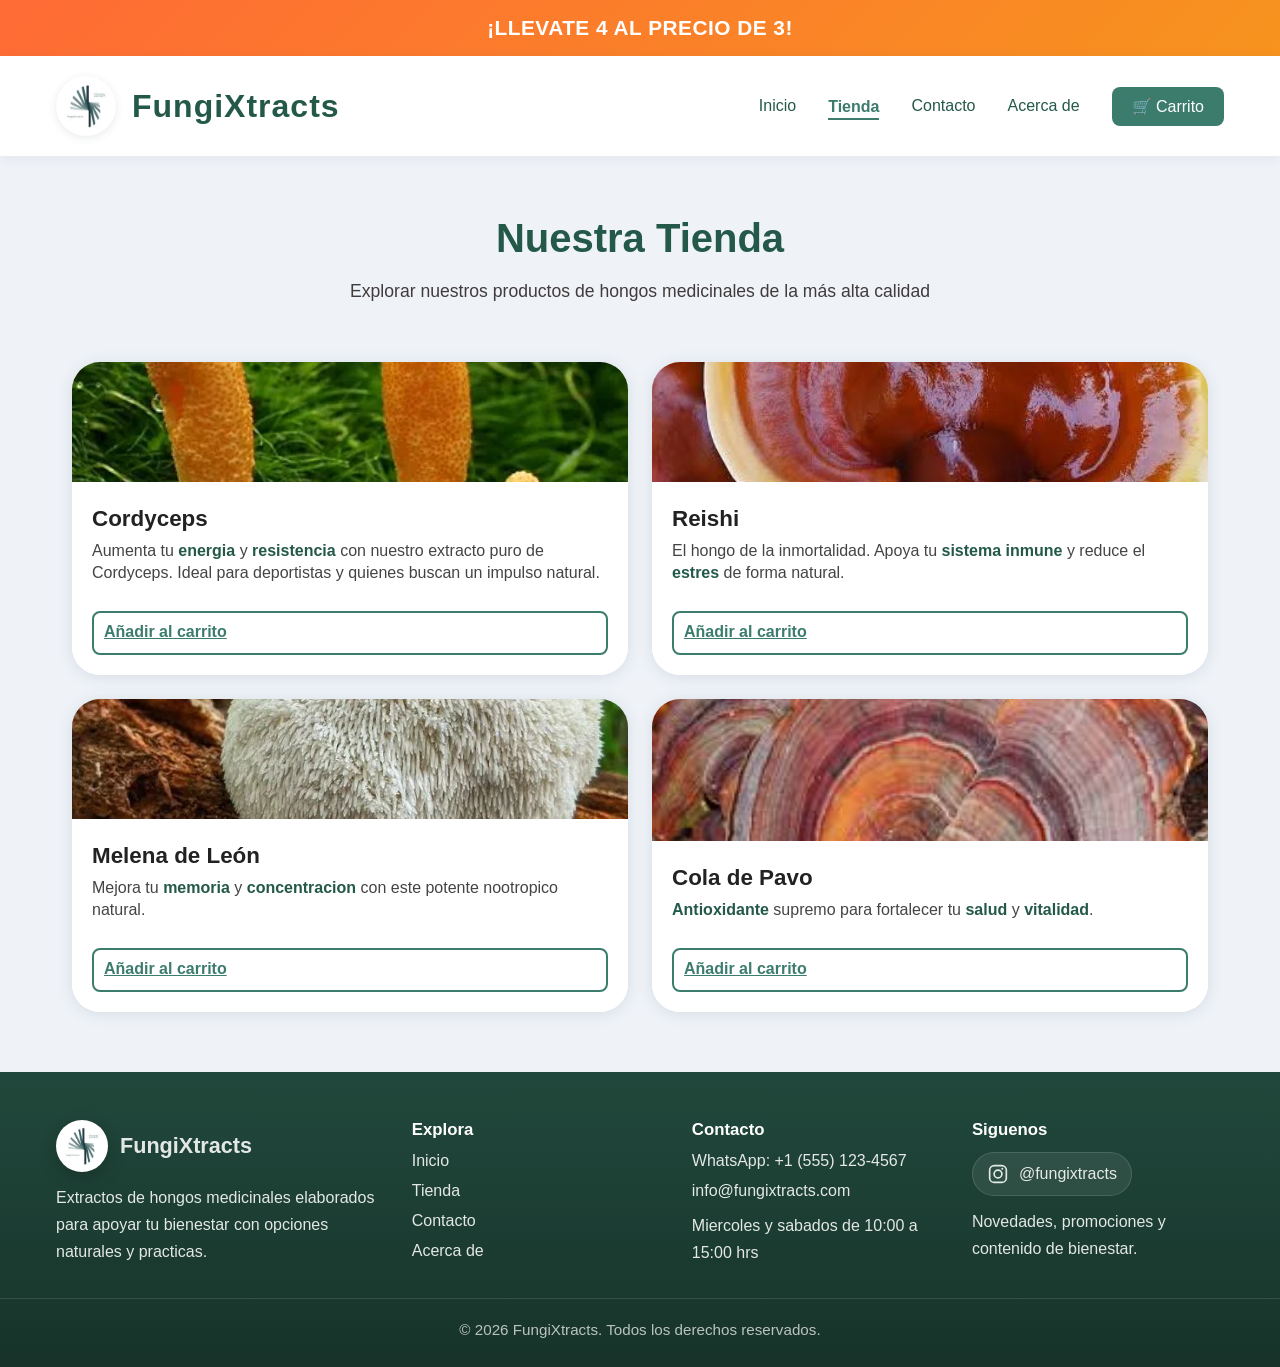
<file: CODIGOS - copia/tienda.html>
<!DOCTYPE html>
<html>
<head>
    <meta name="viewport" content="width=device-width, initial-scale=1.0">
    <title>Tienda - FungiXtracts</title>
    <link rel="stylesheet" href="style.css">
</head>
<body>
    <div class="banner-promo">
        <p>¡Llevate 4 al precio de 3!</p>
    </div>
    <header class="intro-header">
        <div class="intro-container">
            <div style="display: flex; align-items: center; gap: 16px; flex: 1;">
                <img src="img/fungi.jpg" alt="FungiXtracts Logo" class="intro-logo">
                <a href="index.html" class="intro-title" style="text-decoration: none; color: #24594a; cursor: pointer;">FungiXtracts</a>
            </div>
            <nav class="nav-menu">
                <a href="index.html">Inicio</a>
                <a href="tienda.html" class="active">Tienda</a>
                <a href="contacto.html">Contacto</a>
                <a href="acerca-de.html">Acerca de</a>
            </nav>
            <button class="carrito-btn" onclick="abrirCarrito()">
                🛒 Carrito
                <span id="carrito-contador" style="display: none;">0</span>
            </button>
        </div>
    </header>

    <div style="max-width: 1200px; margin: 60px auto; padding: 0 16px;">
        <div style="text-align: center; margin-bottom: 60px;">
            <h1 style="font-size: 2.5em; color: #24594a; margin-bottom: 20px;">Nuestra Tienda</h1>
            <p style="font-size: 1.1em; color: #413b3b; max-width: 600px; margin: 0 auto;">
                Explorar nuestros productos de hongos medicinales de la más alta calidad
            </p>
        </div>

        <div class="main-grid">
            <div class="card card-large">
                <img src="img/cordyceps.png" alt="Cordyceps Suplemento">
                <div class="card-content">
                    <div class="card-title">Cordyceps</div>
                    <div class="card-desc">Aumenta tu <span class="brand-highlight">energia</span> y <span class="brand-highlight">resistencia</span> con nuestro extracto puro de Cordyceps. Ideal para deportistas y quienes buscan un impulso natural.</div>
                    <div class="formato-selector">
                        <a href="cordyceps.html" class="formato-btn">Añadir al carrito</a>
                    </div>
                </div>
            </div>
            <div class="card card-small">
                <img src="img/reishi.png" alt="Reishi Suplemento">
                <div class="card-content">
                    <div class="card-title">Reishi</div>
                    <div class="card-desc">El hongo de la inmortalidad. Apoya tu <span class="brand-highlight">sistema inmune</span> y reduce el <span class="brand-highlight">estres</span> de forma natural.</div>
                    <div class="formato-selector">
                        <a href="reishi.html" class="formato-btn">Añadir al carrito</a>
                    </div>
                </div>
            </div>
            <div class="card card-small">
                <img src="img/melena-leon.png" alt="Melena de León Suplemento">
                <div class="card-content">
                    <div class="card-title">Melena de León</div>
                    <div class="card-desc">Mejora tu <span class="brand-highlight">memoria</span> y <span class="brand-highlight">concentracion</span> con este potente nootropico natural.</div>
                    <div class="formato-selector">
                        <a href="melena-leon.html" class="formato-btn">Añadir al carrito</a>
                    </div>
                </div>
            </div>
            <div class="card card-small">
                <img src="img/cola-de-pavo.png" alt="Cola de Pavo Suplemento">
                <div class="card-content">
                    <div class="card-title">Cola de Pavo</div>
                    <div class="card-desc"><span class="brand-highlight">Antioxidante</span> supremo para fortalecer tu <span class="brand-highlight">salud</span> y <span class="brand-highlight">vitalidad</span>.</div>
                    <div class="formato-selector">
                        <a href="coladepavo.html" class="formato-btn">Añadir al carrito</a>
                    </div>
                </div>
            </div>
        </div>
    </div>

    <footer class="site-footer">
        <div class="site-footer__inner">
            <div class="site-footer__brand">
                <a href="index.html" class="site-footer__logo-link">
                    <img src="img/fungi.jpg" alt="FungiXtracts Logo" class="site-footer__logo">
                    <span>FungiXtracts</span>
                </a>
                <p>Extractos de hongos medicinales elaborados para apoyar tu bienestar con opciones naturales y practicas.</p>
            </div>
            <div class="site-footer__column">
                <h3>Explora</h3>
                <a href="index.html">Inicio</a>
                <a href="tienda.html">Tienda</a>
                <a href="contacto.html">Contacto</a>
                <a href="acerca-de.html">Acerca de</a>
            </div>
            <div class="site-footer__column">
                <h3>Contacto</h3>
                <a href="https://wa.me/15551234567?text=Hola%20FungiXtracts%2C%20quiero%20mas%20informacion" target="_blank" rel="noopener noreferrer">WhatsApp: +1 (555) 123-4567</a>
                <a href="mailto:info@fungixtracts.com">info@fungixtracts.com</a>
                <p>Miercoles y sabados de 10:00 a 15:00 hrs</p>
            </div>
            <div class="site-footer__column">
                <h3>Siguenos</h3>
                <a href="https://www.instagram.com/fungixtracts/" target="_blank" rel="noopener noreferrer" class="site-footer__social-link" aria-label="Instagram de FungiXtracts">
                    <svg class="site-footer__social-icon" viewBox="0 0 24 24" aria-hidden="true">
                        <path d="M7.75 2h8.5A5.75 5.75 0 0 1 22 7.75v8.5A5.75 5.75 0 0 1 16.25 22h-8.5A5.75 5.75 0 0 1 2 16.25v-8.5A5.75 5.75 0 0 1 7.75 2Zm0 1.8A3.95 3.95 0 0 0 3.8 7.75v8.5a3.95 3.95 0 0 0 3.95 3.95h8.5a3.95 3.95 0 0 0 3.95-3.95v-8.5a3.95 3.95 0 0 0-3.95-3.95Zm8.95 1.35a1.1 1.1 0 1 1 0 2.2 1.1 1.1 0 0 1 0-2.2ZM12 6.85A5.15 5.15 0 1 1 6.85 12 5.16 5.16 0 0 1 12 6.85Zm0 1.8A3.35 3.35 0 1 0 15.35 12 3.35 3.35 0 0 0 12 8.65Z"/>
                    </svg>
                    <span>@fungixtracts</span>
                </a>
                <p>Novedades, promociones y contenido de bienestar.</p>
            </div>
        </div>
        <div class="site-footer__bottom">
            <p>&copy; 2026 FungiXtracts. Todos los derechos reservados.</p>
        </div>
    </footer>

    <!-- Modal Carrito -->
    <div id="modal-carrito">
        <div class="carrito-modal-content">
            <h2>Mi Carrito</h2>
            <div id="lista-carrito"></div>
            <div id="total-carrito" style="display: none;"></div>
            <div class="carrito-botones">
                <button class="carrito-btn-cerrar" onclick="cerrarCarrito()">Seguir Comprando</button>
                <button class="carrito-btn-comprar" onclick="procederCompra()">Proceder a Compra</button>
            </div>
        </div>
    </div>

    <!-- Pop-up Continuar Compra -->
    <div id="popup-continuarCompra">
        <div class="popup-content">
            <h3>¿Deseas agregar más productos?</h3>
            <p>Aquí están nuestros otros productos disponibles:</p>
            <div id="popup-productos"></div>
            <button class="popup-btn-cerrar" onclick="cerrarPopupCompra()">Cerrar</button>
        </div>
    </div>

    <!-- Modal Compra con Cantidad -->
    <div id="modal-compra">
        <div class="compra-modal-content">
            <h3 id="compra-titulo">Producto</h3>
            
            <div class="cantidad-selector">
                <label>Medio Líquido</label>
                <div style="font-size: 0.88em; color: #555; margin-bottom: 10px;">Rendimiento aproximado: 4 semanas</div>
                <div class="cantidad-controls">
                    <button class="cantidad-btn" onclick="cambiarCantidad('liquido', -1)">−</button>
                    <input type="number" id="cantidad-liquido" value="0" readonly>
                    <button class="cantidad-btn" onclick="cambiarCantidad('liquido', 1)">+</button>
                </div>
                <div style="margin-top: 10px; text-align: right; color: #24594a; font-weight: 600;">
                    Subtotal: $<span id="subtotal-liquido">0</span> MXN
                </div>
            </div>
            
            <div class="cantidad-selector">
                <label>Cápsulas</label>
                <div style="font-size: 0.88em; color: #555; margin-bottom: 10px;">Rendimiento aproximado: 5 semanas</div>
                <div class="cantidad-controls">
                    <button class="cantidad-btn" onclick="cambiarCantidad('capsulas', -1)">−</button>
                    <input type="number" id="cantidad-capsulas" value="0" readonly>
                    <button class="cantidad-btn" onclick="cambiarCantidad('capsulas', 1)">+</button>
                </div>
                <div style="margin-top: 10px; text-align: right; color: #24594a; font-weight: 600;">
                    Subtotal: $<span id="subtotal-capsulas">0</span> MXN
                </div>
            </div>
            
            <div style="background: #3b7c6c; color: white; padding: 15px; border-radius: 8px; margin: 15px 0; text-align: right;">
                <p style="margin: 0; font-size: 0.9em; opacity: 0.9;">Total a pagar:</p>
                <p style="margin: 0; font-size: 1.8em; font-weight: bold;">$<span id="total-modal">0</span> MXN</p>
            </div>
            
            <div class="compra-btn-container">
                <button class="compra-btn-cancel" onclick="cerrarModalCompra()">Cancelar</button>
                <button class="compra-btn-agregar" onclick="agregarAlCarrito()">Agregar al Carrito</button>
            </div>
        </div>
    </div>

    <script src="carrito.js"></script>
</body>
</html>
</file>
<file: CODIGOS - copia/style.css>
html {
    -webkit-text-size-adjust: 100%;
}

*,
*::before,
*::after {
    box-sizing: border-box;
}

/* Banner Promocional */
.banner-promo {
    background: linear-gradient(135deg, #ff6b35 0%, #f7931e 100%);
    color: white;
    text-align: center;
    padding: 16px 20px;
    font-size: 1.3em;
    font-weight: bold;
    letter-spacing: 0.5px;
    box-shadow: 0 4px 12px rgba(255, 107, 53, 0.3);
}

.banner-promo p {
    margin: 0;
    color: white;
    font-weight: 700;
    text-transform: uppercase;
}

/* Intro Header Styles */
.intro-header {
    background: #fff;
    box-shadow: 0 2px 12px rgba(44,62,80,0.07);
    padding: 0;
    margin-bottom: 0;
}
.intro-container {
    max-width: 1200px;
    margin: 0 auto;
    display: flex;
    align-items: center;
    justify-content: space-between;
    gap: 32px;
    padding: 20px 16px;
    position: relative;
}
.intro-logo {
    width: 60px;
    height: 60px;
    object-fit: contain;
    border-radius: 50%;
    box-shadow: 0 2px 8px rgba(44,62,80,0.10);
    background: #f5f5f5;
}
.intro-text {
    flex: 1;
}
.intro-title {
    font-size: 2em;
    font-weight: bold;
    color: #24594a;
    margin: 0;
    letter-spacing: 1px;
}
.intro-subtitle {
    font-size: 1.3em;
    color: #3b7c6c;
    font-weight: 600;
    margin-bottom: 8px;
    display: none;
}
.intro-desc {
    font-size: 1.1em;
    color: #444;
    margin-bottom: 18px;
    display: none;
}
.intro-btn {
    background: #3b7c6c;
    color: #fff;
    border: none;
    border-radius: 8px;
    padding: 12px 28px;
    font-size: 1em;
    font-weight: 600;
    cursor: pointer;
    text-decoration: none;
    transition: background 0.2s;
    box-shadow: 0 2px 8px rgba(44,62,80,0.10);
    display: inline-block;
}
.intro-btn:hover {
    background: #24594a;
}

/* Navigation Menu */
.nav-menu {
    display: flex;
    gap: 32px;
    align-items: center;
    margin: 0;
}

.nav-menu a {
    color: #24594a;
    text-decoration: none;
    font-size: 1em;
    font-weight: 500;
    transition: color 0.2s;
    cursor: pointer;
    padding: 6px 0;
}

.nav-menu a:hover {
    color: #3b7c6c;
}

.nav-menu a.active {
    color: #3b7c6c;
    font-weight: 600;
    border-bottom: 2px solid #3b7c6c;
    padding-bottom: 2px;
}

@media (max-width: 900px) {
    .intro-container {
        flex-direction: column;
        align-items: flex-start;
        gap: 16px;
        padding: 18px 8px 12px 8px;
    }
    .intro-logo {
        width: 80px;
        height: 80px;
        display: none;
    }
    .intro-title {
        font-size: 1.5em;
    }
    .nav-menu {
        gap: 16px;
        font-size: 0.9em;
    }
    .wallet-btn {
        position: static;
        margin-top: 10px;
    }
}
body {
    font-family: 'Segoe UI', Arial, sans-serif;
    background: #eff3f8;
    margin: 0;
    padding: 0;
    color: #222;
    overflow-x: hidden;
}

img,
iframe {
    max-width: 100%;
}

.main-grid {
    display: grid;
    grid-template-columns: 1fr 1fr;
    grid-template-rows: 1fr 1fr;
    gap: 24px;
    max-width: 1200px;
    margin: 60px auto;
    padding: 0 16px;
}

.card {
    background: rgba(255,255,255,0.93);
    border-radius: 28px;
    box-shadow: 0 2px 16px rgba(44, 62, 80, 0.12);
    overflow: hidden;
    position: relative;
    display: flex;
    flex-direction: column;
    justify-content: flex-end;
    min-height: 280px;
    aspect-ratio: 16/9;
}

.card img {
    width: 100%;
    height: 50%;
    object-fit: cover;
    display: block;
}

.card-content {
    padding: 24px 20px 20px 20px;
    background: linear-gradient(0deg, rgba(255,255,255,0.98) 80%, rgba(255,255,255,0.7) 100%);
    flex: 1;
    display: flex;
    flex-direction: column;
    justify-content: space-between;
}

.card-title {
    font-size: 1.4em;
    font-weight: bold;
    color: #222;
    margin-bottom: 8px;
}

.card-desc {
    font-size: 1em;
    color: #444;
    margin-bottom: 16px;
    line-height: 1.4;
}

.brand-highlight {
    color: #24594a;
    font-weight: 700;
}

.format-guide {
    background: rgba(255,255,255,0.93);
    border-radius: 22px;
    box-shadow: 0 4px 24px rgba(44, 62, 80, 0.12);
    padding: 34px;
}

.format-guide h3 {
    margin: 0 0 14px 0;
    color: #24594a;
    font-size: 1.8em;
}

.format-guide p {
    margin: 0 0 12px 0;
    color: #444;
    line-height: 1.8;
}

.checkout-shell {
    max-width: 1100px;
    margin: 60px auto;
    padding: 0 16px;
}

.checkout-grid {
    display: grid;
    grid-template-columns: minmax(0, 1.2fr) minmax(320px, 0.8fr);
    gap: 28px;
}

.checkout-card {
    background: rgba(255,255,255,0.93);
    border-radius: 28px;
    box-shadow: 0 4px 24px rgba(44, 62, 80, 0.18);
    padding: 38px;
}

.checkout-card h1,
.checkout-card h2 {
    color: #24594a;
    margin-top: 0;
}

.checkout-item {
    display: flex;
    justify-content: space-between;
    gap: 18px;
    padding: 16px 0;
    border-bottom: 1px solid #e5ece8;
}

.checkout-item:last-child {
    border-bottom: none;
}

.checkout-item strong {
    display: block;
    color: #24594a;
    margin-bottom: 4px;
}

.checkout-meta {
    color: #666;
    font-size: 0.96em;
}

.checkout-inline-controls {
    display: flex;
    align-items: center;
    gap: 10px;
    margin-top: 12px;
}

.checkout-inline-controls input {
    width: 56px;
    height: 36px;
    border: 2px solid #3b7c6c;
    border-radius: 6px;
    text-align: center;
    font-size: 1em;
    font-weight: 600;
    color: #24594a;
    background: white;
}

.checkout-suggestion-grid {
    display: grid;
    grid-template-columns: repeat(auto-fit, minmax(180px, 1fr));
    gap: 16px;
    margin-top: 20px;
}

.checkout-suggestion-card {
    display: flex;
    flex-direction: column;
    gap: 8px;
    padding: 18px;
    border-radius: 16px;
    text-decoration: none;
    background: rgba(59, 124, 108, 0.08);
    border: 1px solid rgba(59, 124, 108, 0.18);
    color: #24594a;
    transition: transform 0.2s ease, background 0.2s ease;
}

.checkout-suggestion-card:hover {
    transform: translateY(-2px);
    background: rgba(59, 124, 108, 0.14);
}

.checkout-suggestion-card strong {
    font-size: 1.05em;
}

.checkout-suggestion-card span {
    color: #555;
    font-size: 0.95em;
}

.checkout-total {
    margin-top: 18px;
    padding-top: 18px;
    border-top: 2px solid #d9e6df;
    display: flex;
    justify-content: space-between;
    align-items: center;
    font-size: 1.2em;
    font-weight: 700;
    color: #24594a;
}

.checkout-message {
    background: rgba(59, 124, 108, 0.08);
    border-left: 4px solid #3b7c6c;
    border-radius: 14px;
    padding: 18px;
    white-space: pre-wrap;
    color: #444;
    line-height: 1.7;
    margin: 18px 0 24px 0;
}

.checkout-empty {
    text-align: center;
    color: #666;
    line-height: 1.8;
}

.whatsapp-btn {
    display: inline-flex;
    align-items: center;
    justify-content: center;
    width: 100%;
    padding: 15px 20px;
    border-radius: 12px;
    background: #25d366;
    color: white;
    text-decoration: none;
    font-weight: 700;
    transition: background 0.2s ease;
    box-sizing: border-box;
}

.whatsapp-btn:hover {
    background: #1daa55;
}

@media (max-width: 900px) {
    .checkout-grid {
        grid-template-columns: 1fr;
    }
}

.home-hero__title,
.home-hero__text {
    word-break: break-word;
}

/* Benefits Grid Styles */
.benefits-grid {
    display: grid;
    grid-template-columns: repeat(auto-fit, minmax(280px, 1fr));
    gap: 24px;
    margin-top: 20px;
}

.benefit-card {
    background: linear-gradient(135deg, rgba(59, 124, 108, 0.08) 0%, rgba(36, 89, 74, 0.05) 100%);
    border-left: 5px solid #3b7c6c;
    border-radius: 12px;
    padding: 24px;
    transition: all 0.3s ease;
    box-shadow: 0 2px 8px rgba(44, 62, 80, 0.08);
}

.benefit-card:hover {
    transform: translateY(-4px);
    box-shadow: 0 6px 16px rgba(44, 62, 80, 0.15);
    background: linear-gradient(135deg, rgba(59, 124, 108, 0.12) 0%, rgba(36, 89, 74, 0.08) 100%);
}

.benefit-card h3 {
    font-size: 1.1em;
    color: #24594a;
    margin: 0 0 12px 0;
    font-weight: 700;
}

.benefit-card p {
    font-size: 0.95em;
    color: #555;
    line-height: 1.6;
    margin: 0;
}

.card-btn {
    background: #3b7c6c;
    color: #fff;
    border: none;
    border-radius: 8px;
    padding: 12px 24px;
    font-size: 1em;
    font-weight: 600;
    cursor: pointer;
    transition: background 0.2s;
    text-decoration: none;
    display: inline-block;
    min-height: 44px;
    box-sizing: border-box;
}
.card-btn:hover {
    background: #24594a;
}

@media (max-width: 900px) {
    .main-grid {
        grid-template-columns: 1fr;
        grid-template-rows: repeat(4, 1fr);
    }
    .card {
        aspect-ratio: 16/10;
        min-height: 240px;
    }
}

@media (max-width: 768px) {
    .banner-promo {
        font-size: 1em;
        padding: 12px 16px;
    }

    .intro-container {
        align-items: stretch;
        padding: 16px 12px;
    }

    .intro-container > div[style*="display: flex; align-items: center; gap: 16px; flex: 1;"] {
        width: 100%;
        justify-content: center;
    }

    .nav-menu {
        width: 100%;
        justify-content: center;
        flex-wrap: wrap;
        gap: 12px 18px;
    }

    .carrito-btn {
        width: 100%;
    }

    .home-hero {
        padding: 48px 16px !important;
    }

    .home-hero__title {
        font-size: 2.15em !important;
    }

    .home-hero__text {
        font-size: 1.02em !important;
        line-height: 1.7 !important;
    }

    .home-formats-grid {
        grid-template-columns: 1fr !important;
        gap: 20px !important;
        margin-bottom: 32px !important;
    }

    .format-guide,
    .checkout-card,
    .carrito-modal-content,
    .popup-content,
    .compra-modal-content {
        padding: 24px;
        border-radius: 20px;
    }

    .format-guide h3 {
        font-size: 1.45em;
    }

    .benefits-grid {
        grid-template-columns: 1fr;
        gap: 16px;
    }

    .carrito-item {
        flex-direction: column;
        align-items: flex-start;
    }

    .carrito-precio,
    .carrito-controles {
        width: 100%;
        text-align: left;
        justify-content: flex-start;
    }

    .carrito-botones,
    .formato-selector,
    .compra-btn-container {
        flex-direction: column;
    }

    #lista-carrito {
        max-height: 50vh;
    }

    .checkout-item {
        flex-direction: column;
        align-items: flex-start;
    }

    .checkout-inline-controls {
        flex-wrap: wrap;
    }

    .checkout-total {
        flex-direction: column;
        align-items: flex-start;
        gap: 8px;
    }

    .site-footer {
        margin-top: 40px;
    }

    .home-sale-section {
        padding: 36px 16px 42px 16px !important;
    }
}

@media (max-width: 480px) {
    .intro-title {
        font-size: 1.25em;
    }

    .home-hero__title {
        font-size: 1.8em !important;
    }

    .main-grid {
        margin: 36px auto;
        gap: 18px;
        padding: 0 12px;
    }

    .card {
        border-radius: 22px;
        min-height: 220px;
    }

    .card-content {
        padding: 18px 16px 16px 16px;
    }

    .card-title {
        font-size: 1.2em;
    }

    .card-desc,
    .format-guide p,
    .checkout-message,
    .site-footer p,
    .site-footer a {
        font-size: 0.95em;
    }

    .carrito-modal-content,
    .popup-content,
    .compra-modal-content,
    .checkout-card,
    .format-guide {
        padding: 20px;
    }

    .site-footer__inner {
        padding: 32px 12px 24px 12px;
    }
}

/* Carrito de Compras */
.carrito-btn {
    background: #3b7c6c;
    color: white;
    border: none;
    border-radius: 8px;
    padding: 10px 20px;
    font-size: 1em;
    cursor: pointer;
    position: relative;
    transition: background 0.2s;
}

.carrito-btn:hover {
    background: #24594a;
}

#carrito-contador {
    position: absolute;
    top: -8px;
    right: -8px;
    background: #ff6b35;
    color: white;
    border-radius: 50%;
    width: 24px;
    height: 24px;
    display: flex;
    align-items: center;
    justify-content: center;
    font-size: 0.8em;
    font-weight: bold;
}

/* Modal Carrito */
#modal-carrito {
    display: none;
    position: fixed;
    top: 0;
    left: 0;
    width: 100%;
    height: 100%;
    background: rgba(0, 0, 0, 0.5);
    align-items: center;
    justify-content: center;
    z-index: 1000;
    flex-direction: row;
}

.carrito-modal-content {
    background: white;
    border-radius: 16px;
    padding: 40px;
    max-width: 500px;
    width: 90%;
    box-shadow: 0 8px 32px rgba(0, 0, 0, 0.2);
    display: block;
    max-height: calc(100vh - 32px);
    overflow-y: auto;
}

.carrito-modal-content h2 {
    color: #24594a;
    margin-top: 0;
}

#lista-carrito {
    max-height: 400px;
    overflow-y: auto;
    margin-bottom: 25px;
}

.carrito-item {
    display: flex;
    justify-content: space-between;
    align-items: center;
    padding: 12px;
    background: rgba(255, 255, 255, 0.93);
    border-left: 4px solid #3b7c6c;
    border-radius: 8px;
    margin-bottom: 10px;
    gap: 12px;
}

.carrito-info {
    flex: 1;
}

.carrito-info strong {
    display: block;
    color: #24594a;
}

.carrito-info small {
    color: #999;
    font-size: 0.85em;
}

.carrito-controles {
    display: flex;
    gap: 8px;
    align-items: center;
}

.cantidad-btn {
    width: 32px;
    height: 32px;
    border: 2px solid #3b7c6c;
    background: white;
    color: #3b7c6c;
    border-radius: 6px;
    cursor: pointer;
    font-weight: bold;
    transition: all 0.2s;
}

.cantidad-btn:hover {
    background: #3b7c6c;
    color: white;
}

.carrito-precio {
    text-align: right;
    min-width: 100px;
}

.carrito-precio p {
    margin: 0;
    font-weight: bold;
    color: #24594a;
}

.carrito-precio small {
    color: #999;
    font-size: 0.85em;
}

.carrito-eliminar {
    background: #ff6b35;
    color: white;
    border: none;
    border-radius: 50%;
    width: 28px;
    height: 28px;
    cursor: pointer;
    font-size: 1.2em;
    transition: background 0.2s;
}

.carrito-eliminar:hover {
    background: #e55a2a;
}

.carrito-botones {
    display: flex;
    gap: 12px;
}

.carrito-btn-cerrar, .carrito-btn-comprar {
    flex: 1;
    padding: 12px;
    border: none;
    border-radius: 8px;
    font-size: 1em;
    font-weight: 600;
    cursor: pointer;
    transition: background 0.2s;
}

.carrito-btn-cerrar {
    background: #ddd;
    color: #333;
}

.carrito-btn-cerrar:hover {
    background: #ccc;
}

.carrito-btn-comprar {
    background: #3b7c6c;
    color: white;
}

.carrito-btn-comprar:hover {
    background: #24594a;
}

/* Formato de Producto */
.formato-selector {
    display: flex;
    gap: 10px;
    margin-top: 10px;
}

.formato-btn {
    flex: 1;
    padding: 10px;
    border: 2px solid #3b7c6c;
    background: white;
    color: #3b7c6c;
    border-radius: 8px;
    cursor: pointer;
    font-weight: 600;
    transition: all 0.2s;
    min-height: 44px;
    box-sizing: border-box;
}

.formato-btn:hover {
    background: #3b7c6c;
    color: white;
}

/* Pop-up Continuar Compra */
#popup-continuarCompra {
    display: none;
    position: fixed;
    top: 0;
    left: 0;
    width: 100%;
    height: 100%;
    background: rgba(0, 0, 0, 0.6);
    justify-content: center;
    align-items: center;
    z-index: 1001;
    flex-direction: row;
}

.popup-content {
    background: white;
    border-radius: 20px;
    padding: 40px;
    max-width: 600px;
    width: 90%;
    box-shadow: 0 12px 48px rgba(0, 0, 0, 0.3);
    text-align: center;
    max-height: calc(100vh - 32px);
    overflow-y: auto;
}

.popup-content h3 {
    color: #24594a;
    font-size: 1.5em;
    margin-top: 0;
}

#popup-productos {
    display: grid;
    grid-template-columns: repeat(auto-fit, minmax(130px, 1fr));
    gap: 15px;
    margin: 30px 0;
}

.popup-producto-item {
    padding: 20px;
    background: rgba(59, 124, 108, 0.08);
    border-radius: 12px;
    border: 2px solid #3b7c6c;
    transition: all 0.2s;
}

.popup-producto-item:hover {
    background: rgba(59, 124, 108, 0.15);
    transform: translateY(-4px);
}

.popup-producto-item h4 {
    color: #24594a;
    margin: 0 0 12px 0;
}

.popup-btn-comprar {
    display: inline-block;
    padding: 10px 16px;
    background: #3b7c6c;
    color: white;
    text-decoration: none;
    border-radius: 6px;
    font-weight: 600;
    transition: background 0.2s;
}

.popup-btn-comprar:hover {
    background: #24594a;
}

.popup-btn-cerrar {
    padding: 10px 20px;
    background: #ddd;
    color: #333;
    border: none;
    border-radius: 6px;
    cursor: pointer;
    font-weight: 600;
    margin-top: 20px;
}

.popup-btn-cerrar:hover {
    background: #ccc;
}

/* Modal Compra Cantidad */
#modal-compra {
    display: none;
    position: fixed;
    top: 0;
    left: 0;
    width: 100%;
    height: 100%;
    background: rgba(0, 0, 0, 0.6);
    justify-content: center;
    align-items: center;
    z-index: 1001;
}

.compra-modal-content {
    background: white;
    border-radius: 20px;
    padding: 40px;
    max-width: 500px;
    width: 90%;
    box-shadow: 0 12px 48px rgba(0, 0, 0, 0.3);
    max-height: calc(100vh - 32px);
    overflow-y: auto;
}

.compra-modal-content h3 {
    color: #24594a;
    font-size: 1.5em;
    margin-top: 0;
    margin-bottom: 30px;
}

.cantidad-selector {
    margin-bottom: 25px;
    padding: 20px;
    background: rgba(59, 124, 108, 0.08);
    border-radius: 12px;
    border-left: 4px solid #3b7c6c;
}

.cantidad-selector label {
    display: block;
    color: #24594a;
    font-weight: 600;
    margin-bottom: 12px;
}

.cantidad-controls {
    display: flex;
    align-items: center;
    gap: 12px;
}

.cantidad-btn {
    width: 36px;
    height: 36px;
    border: 2px solid #3b7c6c;
    background: white;
    color: #3b7c6c;
    border-radius: 6px;
    cursor: pointer;
    font-size: 1.2em;
    font-weight: bold;
    transition: all 0.2s;
}

.cantidad-btn:hover {
    background: #3b7c6c;
    color: white;
}

#cantidad-liquido, #cantidad-capsulas {
    width: 60px;
    height: 36px;
    border: 2px solid #3b7c6c;
    border-radius: 6px;
    text-align: center;
    font-size: 1em;
    font-weight: 600;
    color: #24594a;
}

.compra-btn-container {
    display: flex;
    gap: 12px;
    margin-top: 30px;
}

.compra-btn-cancel, .compra-btn-agregar {
    flex: 1;
    padding: 12px;
    border: none;
    border-radius: 8px;
    font-size: 1em;
    font-weight: 600;
    cursor: pointer;
    transition: background 0.2s;
}

.compra-btn-cancel {
    background: #ddd;
    color: #333;
}

.compra-btn-cancel:hover {
    background: #ccc;
}

.compra-btn-agregar {
    background: #3b7c6c;
    color: white;
}

.compra-btn-agregar:hover {
    background: #24594a;
}

/* Carrusel de imágenes producto */
.carrusel-producto {
    position: relative;
    max-width: 400px;
    margin: 0 auto;
    overflow: hidden;
}
.carrusel-producto img {
    display: none;
    width: 100%;
    border-radius: 28px;
    box-shadow: 0 4px 24px rgba(44,62,80,0.18);
    transition: transform 0.3s;
    cursor: zoom-in;
}
.carrusel-producto img.zoom {
    transform: scale(1.7);
    z-index: 10;
    cursor: zoom-out;
}
.carrusel-producto img:first-child {
    display: block;
}
.carrusel-prev, .carrusel-next {
    position: absolute;
    top: 50%;
    transform: translateY(-50%);
    background: rgba(36,89,74,0.85);
    color: white;
    border: none;
    border-radius: 50%;
    width: 38px;
    height: 38px;
    font-size: 1.7em;
    cursor: pointer;
    z-index: 5;
    opacity: 0.85;
    transition: background 0.2s, opacity 0.2s;
}
.carrusel-prev:hover, .carrusel-next:hover {
    background: #ff6b35;
    opacity: 1;
}
.carrusel-prev {
    left: 8px;
}
.carrusel-next {
    right: 8px;
}

/* Footer */
.site-footer {
    margin-top: 60px;
    background: linear-gradient(180deg, #21483c 0%, #17332a 100%);
    color: rgba(255, 255, 255, 0.88);
}

.site-footer__inner {
    max-width: 1200px;
    margin: 0 auto;
    padding: 48px 16px 32px 16px;
    display: grid;
    grid-template-columns: minmax(240px, 1.3fr) repeat(3, minmax(180px, 1fr));
    gap: 28px;
}

.site-footer__brand,
.site-footer__column {
    display: flex;
    flex-direction: column;
    gap: 12px;
}

.site-footer__logo-link {
    display: inline-flex;
    align-items: center;
    gap: 12px;
    color: white;
    text-decoration: none;
    font-size: 1.35em;
    font-weight: 700;
}

.site-footer__logo {
    width: 52px;
    height: 52px;
    object-fit: cover;
    border-radius: 50%;
    box-shadow: 0 6px 18px rgba(0, 0, 0, 0.2);
}

.site-footer h3 {
    margin: 0;
    color: white;
    font-size: 1.05em;
}

.site-footer p {
    margin: 0;
    line-height: 1.7;
}

.site-footer__column a,
.site-footer__brand a {
    color: rgba(255, 255, 255, 0.88);
    text-decoration: none;
    transition: color 0.2s ease, opacity 0.2s ease;
    word-break: break-word;
}

@media (hover: none) {
    .benefit-card:hover,
    .popup-producto-item:hover,
    .checkout-suggestion-card:hover {
        transform: none;
    }
}

.site-footer__column a:hover,
.site-footer__brand a:hover {
    color: #ffd27f;
}

.site-footer__social-link {
    display: inline-flex;
    align-items: center;
    gap: 10px;
    width: fit-content;
    padding: 10px 14px;
    border-radius: 999px;
    background: rgba(255, 255, 255, 0.08);
    border: 1px solid rgba(255, 255, 255, 0.12);
}

.site-footer__social-icon {
    width: 22px;
    height: 22px;
    fill: currentColor;
}

.site-footer__bottom {
    border-top: 1px solid rgba(255, 255, 255, 0.12);
    padding: 18px 16px 24px 16px;
    text-align: center;
    color: rgba(255, 255, 255, 0.7);
    font-size: 0.95em;
}

@media (max-width: 900px) {
    .site-footer__inner {
        grid-template-columns: 1fr 1fr;
    }
}

@media (max-width: 640px) {
    .site-footer__inner {
        grid-template-columns: 1fr;
        gap: 22px;
        padding-top: 36px;
    }
}
</file>
